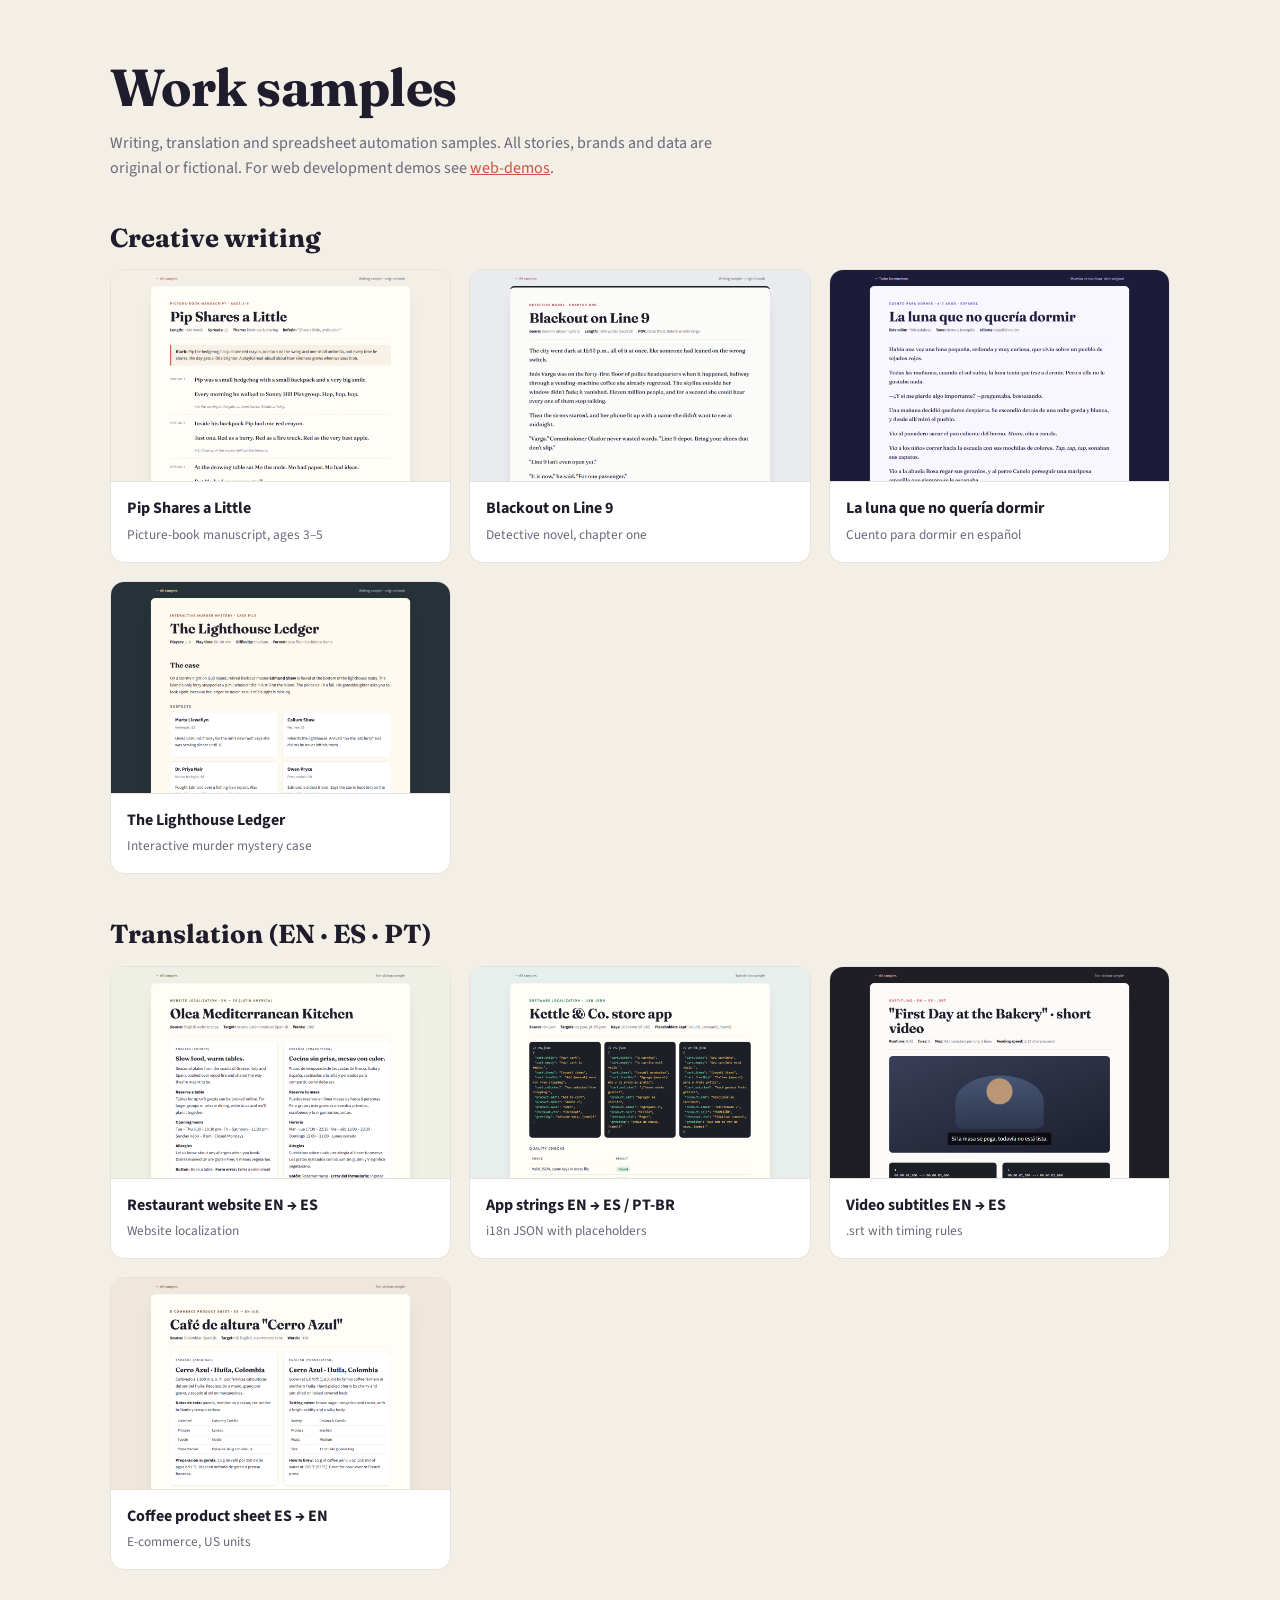
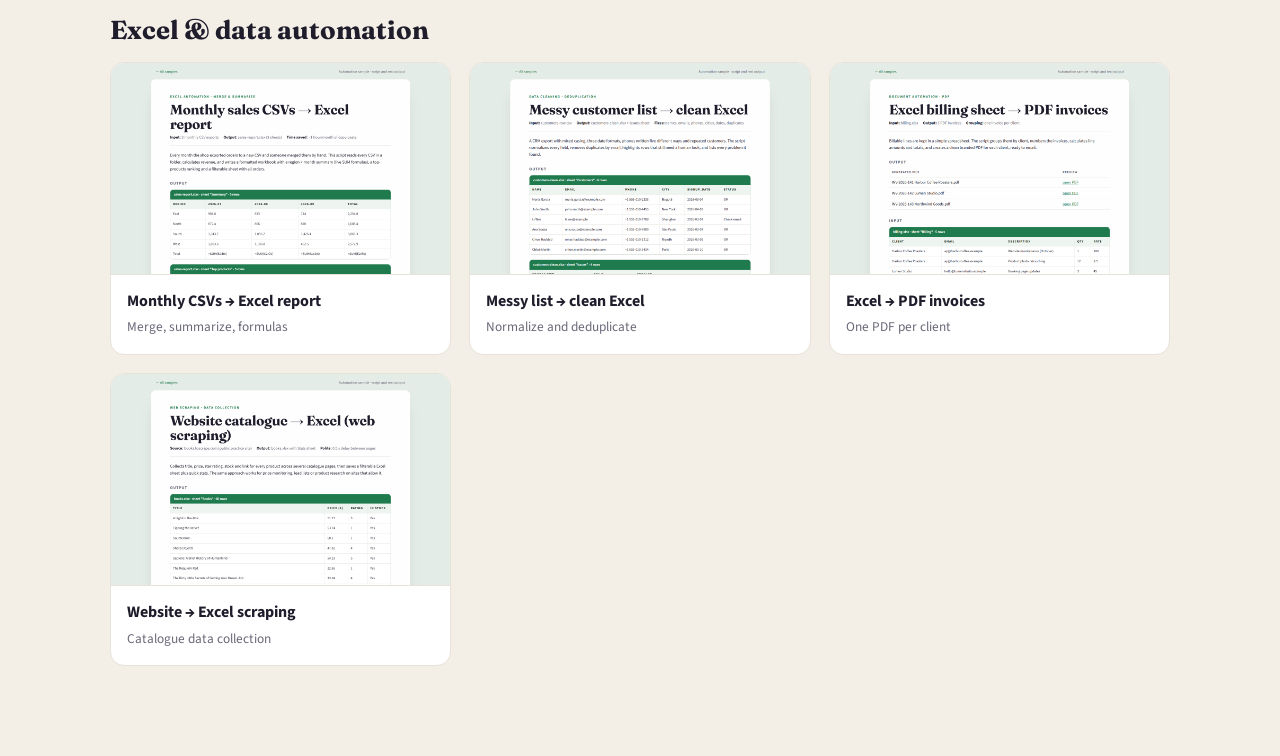
<file: index.html>
<!doctype html>
<html lang="en">
<head>
<meta charset="utf-8">
<meta name="viewport" content="width=device-width, initial-scale=1">
<title>Work Samples · Rafael Rojas</title>
<link href="https://fonts.googleapis.com/css2?family=Fraunces:opsz,wght@9..144,500;9..144,700&family=Source+Sans+3:wght@400;600;700&display=swap" rel="stylesheet">
<link rel="stylesheet" href="style.css">
<style>
  .wrap { max-width: 1100px; margin: 0 auto; padding: 50px 20px; }
  .grid { display: grid; grid-template-columns: repeat(auto-fill, minmax(300px, 1fr)); gap: 18px; margin-bottom: 40px; }
  .grid a { background: #fff; border: 1px solid var(--line); border-radius: 14px; overflow: hidden; text-decoration: none; color: inherit; transition: transform .2s; }
  .grid a:hover { transform: translateY(-3px); }
  .grid img { width: 100%; height: auto; aspect-ratio: 16/10; object-fit: cover; object-position: top; display: block; border-bottom: 1px solid var(--line); }
  .grid div { padding: 14px 16px; } .grid b { display: block; } .grid small { color: var(--muted); }
</style>
</head>
<body>
<div class="wrap">
  <h1>Work samples</h1>
  <p style="color:var(--muted);max-width:640px">Writing, translation and spreadsheet automation samples. All stories, brands and data are original or fictional. For web development demos see <a href="https://rafa0071.github.io/web-demos/">web-demos</a>.</p>
  <h2>Creative writing</h2>
  <div class="grid" id="w"></div>
  <h2>Translation (EN · ES · PT)</h2>
  <div class="grid" id="t"></div>
  <h2>Excel & data automation</h2>
  <div class="grid" id="a"></div>
</div>
<script>
  const S = {
    w: [['writing/pip-shares-a-little.html', 'pip', 'Pip Shares a Little', 'Picture-book manuscript, ages 3–5'], ['writing/blackout-on-line-9.html', 'blackout', 'Blackout on Line 9', 'Detective novel, chapter one'], ['writing/la-luna-que-no-queria-dormir.html', 'luna', 'La luna que no quería dormir', 'Cuento para dormir en español'], ['writing/the-lighthouse-ledger.html', 'lighthouse', 'The Lighthouse Ledger', 'Interactive murder mystery case']],
    t: [['translation/website-en-es.html', 'web-es', 'Restaurant website EN → ES', 'Website localization'], ['translation/app-strings-json.html', 'json', 'App strings EN → ES / PT-BR', 'i18n JSON with placeholders'], ['translation/subtitles-srt.html', 'srt', 'Video subtitles EN → ES', '.srt with timing rules'], ['translation/product-sheet-es-en.html', 'coffee', 'Coffee product sheet ES → EN', 'E-commerce, US units']],
    a: [['automation/sales-report/', 'sales', 'Monthly CSVs → Excel report', 'Merge, summarize, formulas'], ['automation/clean-customers/', 'clean', 'Messy list → clean Excel', 'Normalize and deduplicate'], ['automation/invoices/', 'invoices', 'Excel → PDF invoices', 'One PDF per client'], ['automation/scrape-books/', 'scrape', 'Website → Excel scraping', 'Catalogue data collection']],
  };
  for (const k in S) document.getElementById(k).innerHTML = S[k].map(([href, img, t, d]) => `<a href="${href}"><img src="shots/${img}.png" alt="${t}" loading="lazy" width="640" height="400"><div><b>${t}</b><small>${d}</small></div></a>`).join('');
</script>
</body>
</html>
</file>
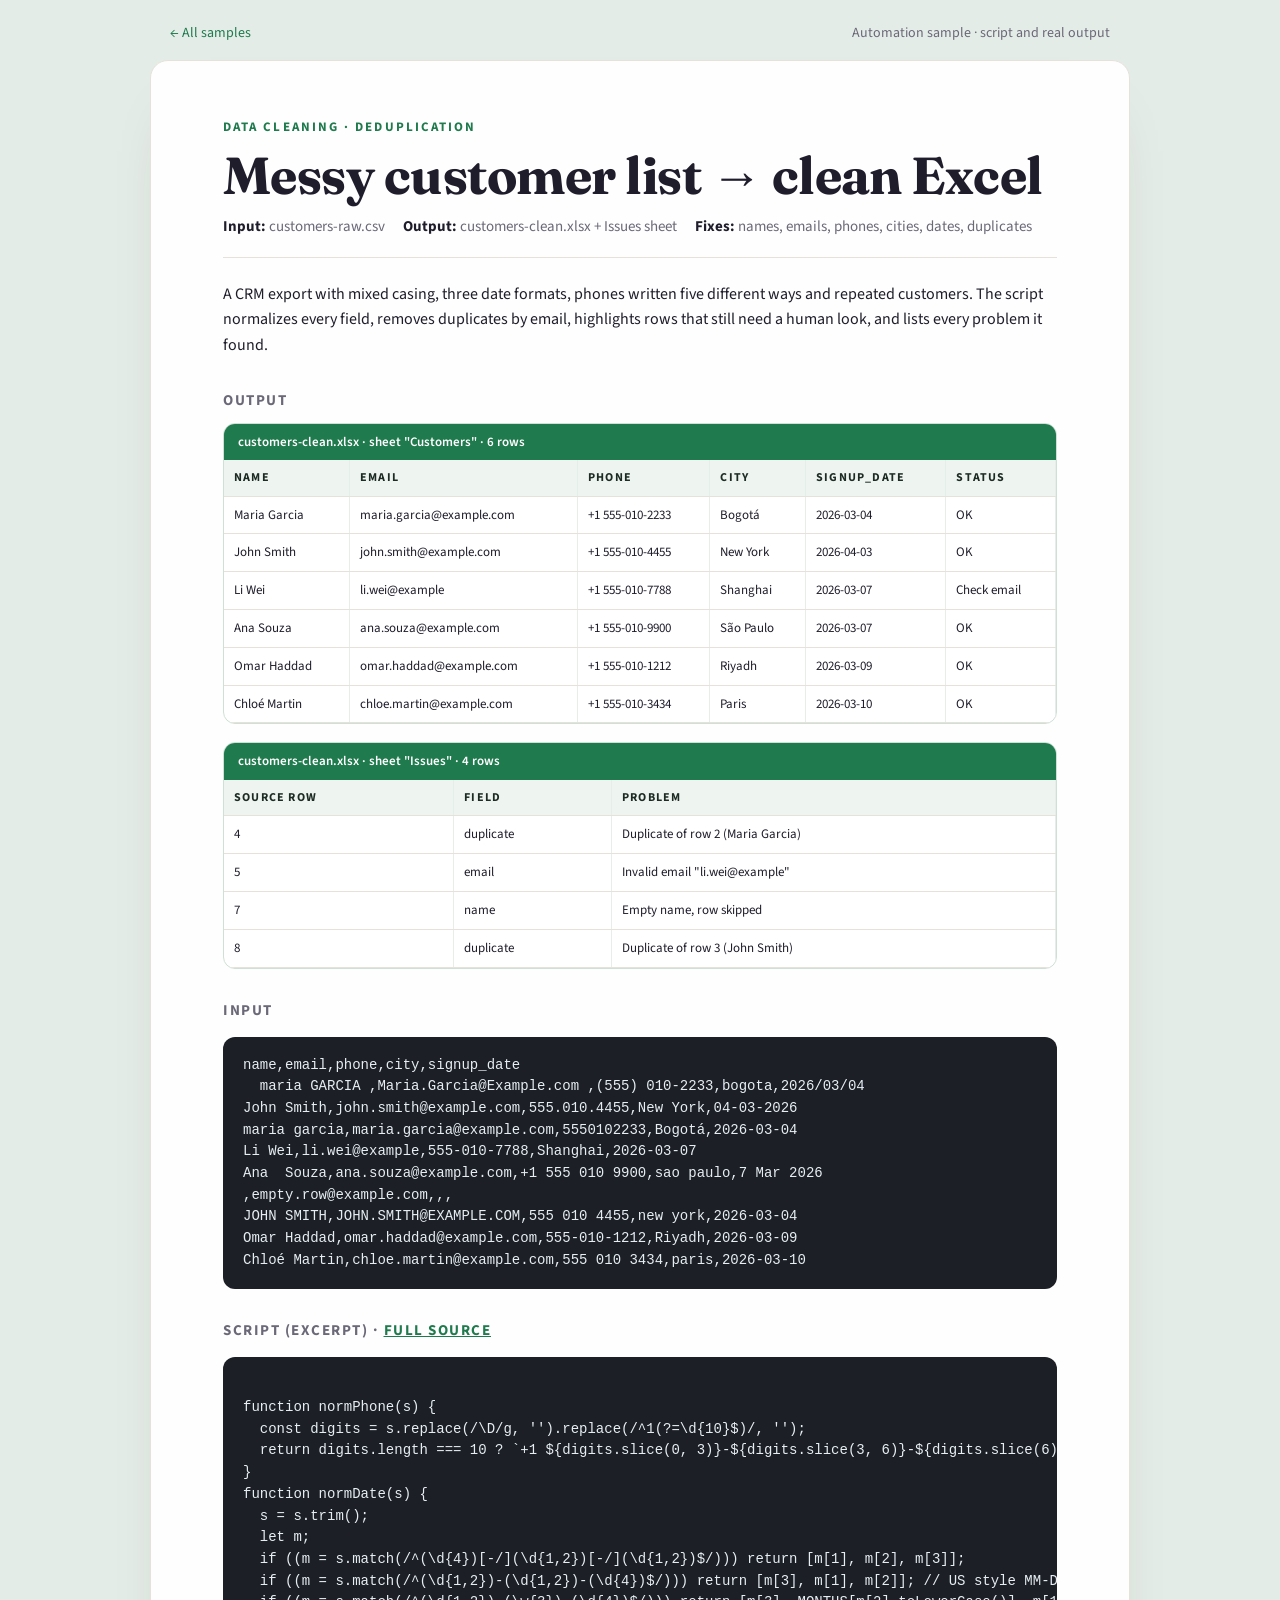
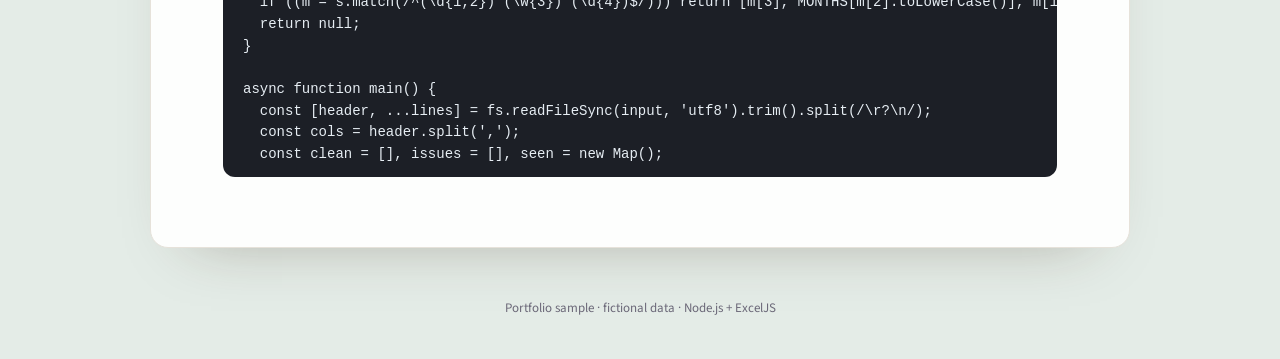
<file: automation/clean-customers/index.html>
<!doctype html>
<html lang="en">
<head>
<meta charset="utf-8">
<meta name="viewport" content="width=device-width, initial-scale=1">
<title>Messy customer list → clean Excel (automation sample)</title>
<link href="https://fonts.googleapis.com/css2?family=Fraunces:opsz,wght@9..144,500;9..144,700&family=Source+Sans+3:wght@400;600;700&display=swap" rel="stylesheet">
<link rel="stylesheet" href="../../style.css">
<style>
  :root { --accent: #1f7a4d; --bg: #e4ece7; --paper: #fdfefd; }
  .xl { border: 1px solid #cfe0d6; border-radius: 12px; overflow: hidden; margin: 10px 0 18px; background: #fff; }
  .xl-bar { background: #1f7a4d; color: #fff; font-size: 13px; font-weight: 600; padding: 8px 14px; }
  .xl table { font-size: 13px; } .xl th { background: #eef5f1; color: #1d2b24; } .xl td, .xl th { border-right: 1px solid #e5eee9; white-space: nowrap; }
  .xl { overflow-x: auto; }
  .flow { display: flex; gap: 10px; align-items: center; flex-wrap: wrap; margin: 6px 0 20px; font-weight: 600; }
  .flow span { background: #fff; border: 1px solid #cfe0d6; border-radius: 99px; padding: 6px 14px; font-size: 14px; }
  pre { max-height: 420px; }
</style>
</head>
<body>
<div class="top"><a href="../../">← All samples</a><span>Automation sample · script and real output</span></div>
<article class="doc">
  <div class="kicker">Data cleaning · deduplication</div>
  <h1>Messy customer list → clean Excel</h1>
  <div class="meta"><span><b>Input:</b> customers-raw.csv</span><span><b>Output:</b> customers-clean.xlsx + Issues sheet</span><span><b>Fixes:</b> names, emails, phones, cities, dates, duplicates</span></div>
  <p style="margin:0">A CRM export with mixed casing, three date formats, phones written five different ways and repeated customers. The script normalizes every field, removes duplicates by email, highlights rows that still need a human look, and lists every problem it found.</p>
  <h3>Output</h3><div class="xl"><div class="xl-bar">customers-clean.xlsx · sheet "Customers" · 6 rows</div><table><tr><th>name</th><th>email</th><th>phone</th><th>city</th><th>signup_date</th><th>status</th></tr><tr><td>Maria Garcia</td><td>maria.garcia@example.com</td><td>+1 555-010-2233</td><td>Bogotá</td><td>2026-03-04</td><td>OK</td></tr><tr><td>John Smith</td><td>john.smith@example.com</td><td>+1 555-010-4455</td><td>New York</td><td>2026-04-03</td><td>OK</td></tr><tr><td>Li Wei</td><td>li.wei@example</td><td>+1 555-010-7788</td><td>Shanghai</td><td>2026-03-07</td><td>Check email</td></tr><tr><td>Ana Souza</td><td>ana.souza@example.com</td><td>+1 555-010-9900</td><td>São Paulo</td><td>2026-03-07</td><td>OK</td></tr><tr><td>Omar Haddad</td><td>omar.haddad@example.com</td><td>+1 555-010-1212</td><td>Riyadh</td><td>2026-03-09</td><td>OK</td></tr><tr><td>Chloé Martin</td><td>chloe.martin@example.com</td><td>+1 555-010-3434</td><td>Paris</td><td>2026-03-10</td><td>OK</td></tr></table></div><div class="xl"><div class="xl-bar">customers-clean.xlsx · sheet "Issues" · 4 rows</div><table><tr><th>source row</th><th>field</th><th>problem</th></tr><tr><td>4</td><td>duplicate</td><td>Duplicate of row 2 (Maria Garcia)</td></tr><tr><td>5</td><td>email</td><td>Invalid email "li.wei@example"</td></tr><tr><td>7</td><td>name</td><td>Empty name, row skipped</td></tr><tr><td>8</td><td>duplicate</td><td>Duplicate of row 3 (John Smith)</td></tr></table></div>
  <h3>Input</h3><pre><code>name,email,phone,city,signup_date
  maria GARCIA ,Maria.Garcia@Example.com ,(555) 010-2233,bogota,2026/03/04
John Smith,john.smith@example.com,555.010.4455,New York,04-03-2026
maria garcia,maria.garcia@example.com,5550102233,Bogotá,2026-03-04
Li Wei,li.wei@example,555-010-7788,Shanghai,2026-03-07
Ana  Souza,ana.souza@example.com,+1 555 010 9900,sao paulo,7 Mar 2026
,empty.row@example.com,,,
JOHN SMITH,JOHN.SMITH@EXAMPLE.COM,555 010 4455,new york,2026-03-04
Omar Haddad,omar.haddad@example.com,555-010-1212,Riyadh,2026-03-09
Chloé Martin,chloe.martin@example.com,555 010 3434,paris,2026-03-10</code></pre>
  
  <h3>Script (excerpt) · <a href="clean-customers.js">full source</a></h3>
  <pre><code>
function normPhone(s) {
  const digits = s.replace(/\D/g, '').replace(/^1(?=\d{10}$)/, '');
  return digits.length === 10 ? `+1 ${digits.slice(0, 3)}-${digits.slice(3, 6)}-${digits.slice(6)}` : null;
}
function normDate(s) {
  s = s.trim();
  let m;
  if ((m = s.match(/^(\d{4})[-/](\d{1,2})[-/](\d{1,2})$/))) return [m[1], m[2], m[3]];
  if ((m = s.match(/^(\d{1,2})-(\d{1,2})-(\d{4})$/))) return [m[3], m[1], m[2]]; // US style MM-DD-YYYY
  if ((m = s.match(/^(\d{1,2}) (\w{3}) (\d{4})$/))) return [m[3], MONTHS[m[2].toLowerCase()], m[1]];
  return null;
}

async function main() {
  const [header, ...lines] = fs.readFileSync(input, 'utf8').trim().split(/\r?\n/);
  const cols = header.split(',');
  const clean = [], issues = [], seen = new Map();</code></pre>
</article>
<footer>Portfolio sample · fictional data · Node.js + ExcelJS</footer>
</body>
</html>
</file>
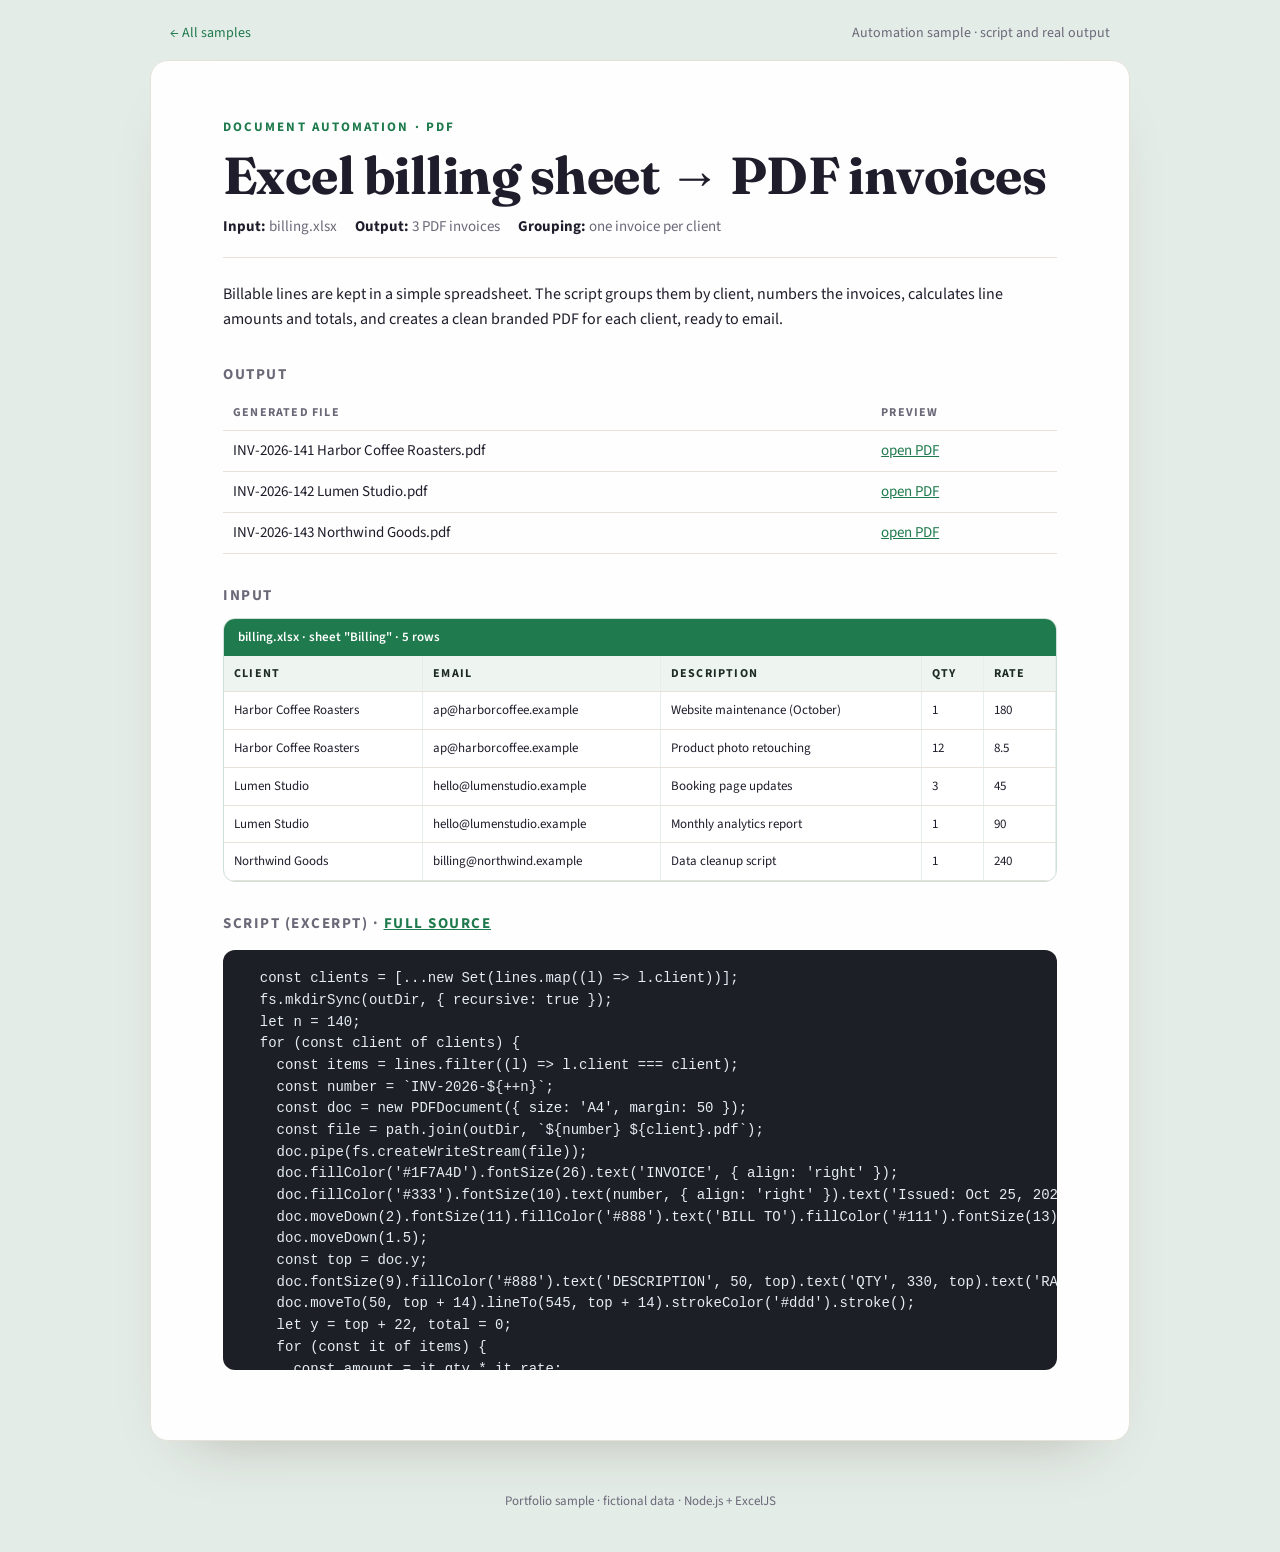
<file: automation/invoices/index.html>
<!doctype html>
<html lang="en">
<head>
<meta charset="utf-8">
<meta name="viewport" content="width=device-width, initial-scale=1">
<title>Excel billing sheet → PDF invoices (automation sample)</title>
<link href="https://fonts.googleapis.com/css2?family=Fraunces:opsz,wght@9..144,500;9..144,700&family=Source+Sans+3:wght@400;600;700&display=swap" rel="stylesheet">
<link rel="stylesheet" href="../../style.css">
<style>
  :root { --accent: #1f7a4d; --bg: #e4ece7; --paper: #fdfefd; }
  .xl { border: 1px solid #cfe0d6; border-radius: 12px; overflow: hidden; margin: 10px 0 18px; background: #fff; }
  .xl-bar { background: #1f7a4d; color: #fff; font-size: 13px; font-weight: 600; padding: 8px 14px; }
  .xl table { font-size: 13px; } .xl th { background: #eef5f1; color: #1d2b24; } .xl td, .xl th { border-right: 1px solid #e5eee9; white-space: nowrap; }
  .xl { overflow-x: auto; }
  .flow { display: flex; gap: 10px; align-items: center; flex-wrap: wrap; margin: 6px 0 20px; font-weight: 600; }
  .flow span { background: #fff; border: 1px solid #cfe0d6; border-radius: 99px; padding: 6px 14px; font-size: 14px; }
  pre { max-height: 420px; }
</style>
</head>
<body>
<div class="top"><a href="../../">← All samples</a><span>Automation sample · script and real output</span></div>
<article class="doc">
  <div class="kicker">Document automation · PDF</div>
  <h1>Excel billing sheet → PDF invoices</h1>
  <div class="meta"><span><b>Input:</b> billing.xlsx</span><span><b>Output:</b> 3 PDF invoices</span><span><b>Grouping:</b> one invoice per client</span></div>
  <p style="margin:0">Billable lines are kept in a simple spreadsheet. The script groups them by client, numbers the invoices, calculates line amounts and totals, and creates a clean branded PDF for each client, ready to email.</p>
  <h3>Output</h3><table><tr><th>Generated file</th><th>Preview</th></tr><tr><td>INV-2026-141 Harbor Coffee Roasters.pdf</td><td><a href="pdf/INV-2026-141%20Harbor%20Coffee%20Roasters.pdf">open PDF</a></td></tr><tr><td>INV-2026-142 Lumen Studio.pdf</td><td><a href="pdf/INV-2026-142%20Lumen%20Studio.pdf">open PDF</a></td></tr><tr><td>INV-2026-143 Northwind Goods.pdf</td><td><a href="pdf/INV-2026-143%20Northwind%20Goods.pdf">open PDF</a></td></tr></table>
  <h3>Input</h3><div class="xl"><div class="xl-bar">billing.xlsx · sheet "Billing" · 5 rows</div><table><tr><th>client</th><th>email</th><th>description</th><th>qty</th><th>rate</th></tr><tr><td>Harbor Coffee Roasters</td><td>ap@harborcoffee.example</td><td>Website maintenance (October)</td><td>1</td><td>180</td></tr><tr><td>Harbor Coffee Roasters</td><td>ap@harborcoffee.example</td><td>Product photo retouching</td><td>12</td><td>8.5</td></tr><tr><td>Lumen Studio</td><td>hello@lumenstudio.example</td><td>Booking page updates</td><td>3</td><td>45</td></tr><tr><td>Lumen Studio</td><td>hello@lumenstudio.example</td><td>Monthly analytics report</td><td>1</td><td>90</td></tr><tr><td>Northwind Goods</td><td>billing@northwind.example</td><td>Data cleanup script</td><td>1</td><td>240</td></tr></table></div>
  
  <h3>Script (excerpt) · <a href="make-invoices.js">full source</a></h3>
  <pre><code>  const clients = [...new Set(lines.map((l) =&gt; l.client))];
  fs.mkdirSync(outDir, { recursive: true });
  let n = 140;
  for (const client of clients) {
    const items = lines.filter((l) =&gt; l.client === client);
    const number = `INV-2026-${++n}`;
    const doc = new PDFDocument({ size: 'A4', margin: 50 });
    const file = path.join(outDir, `${number} ${client}.pdf`);
    doc.pipe(fs.createWriteStream(file));
    doc.fillColor('#1F7A4D').fontSize(26).text('INVOICE', { align: 'right' });
    doc.fillColor('#333').fontSize(10).text(number, { align: 'right' }).text('Issued: Oct 25, 2026 · Due in 14 days', { align: 'right' });
    doc.moveDown(2).fontSize(11).fillColor('#888').text('BILL TO').fillColor('#111').fontSize(13).text(client).fontSize(10).fillColor('#555').text(items[0].email);
    doc.moveDown(1.5);
    const top = doc.y;
    doc.fontSize(9).fillColor('#888').text('DESCRIPTION', 50, top).text('QTY', 330, top).text('RATE', 390, top).text('AMOUNT', 470, top);
    doc.moveTo(50, top + 14).lineTo(545, top + 14).strokeColor('#ddd').stroke();
    let y = top + 22, total = 0;
    for (const it of items) {
      const amount = it.qty * it.rate;
      total += amount;
      doc.fontSize(10).fillColor('#111').text(it.description, 50, y, { width: 270 }).text(String(it.qty), 330, y).text(money(it.rate), 390, y).text(money(amount), 470, y);
      y += 22;
    }
    doc.moveTo(330, y + 4).lineTo(545, y + 4).strokeColor('#1F7A4D').stroke();</code></pre>
</article>
<footer>Portfolio sample · fictional data · Node.js + ExcelJS</footer>
</body>
</html>
</file>
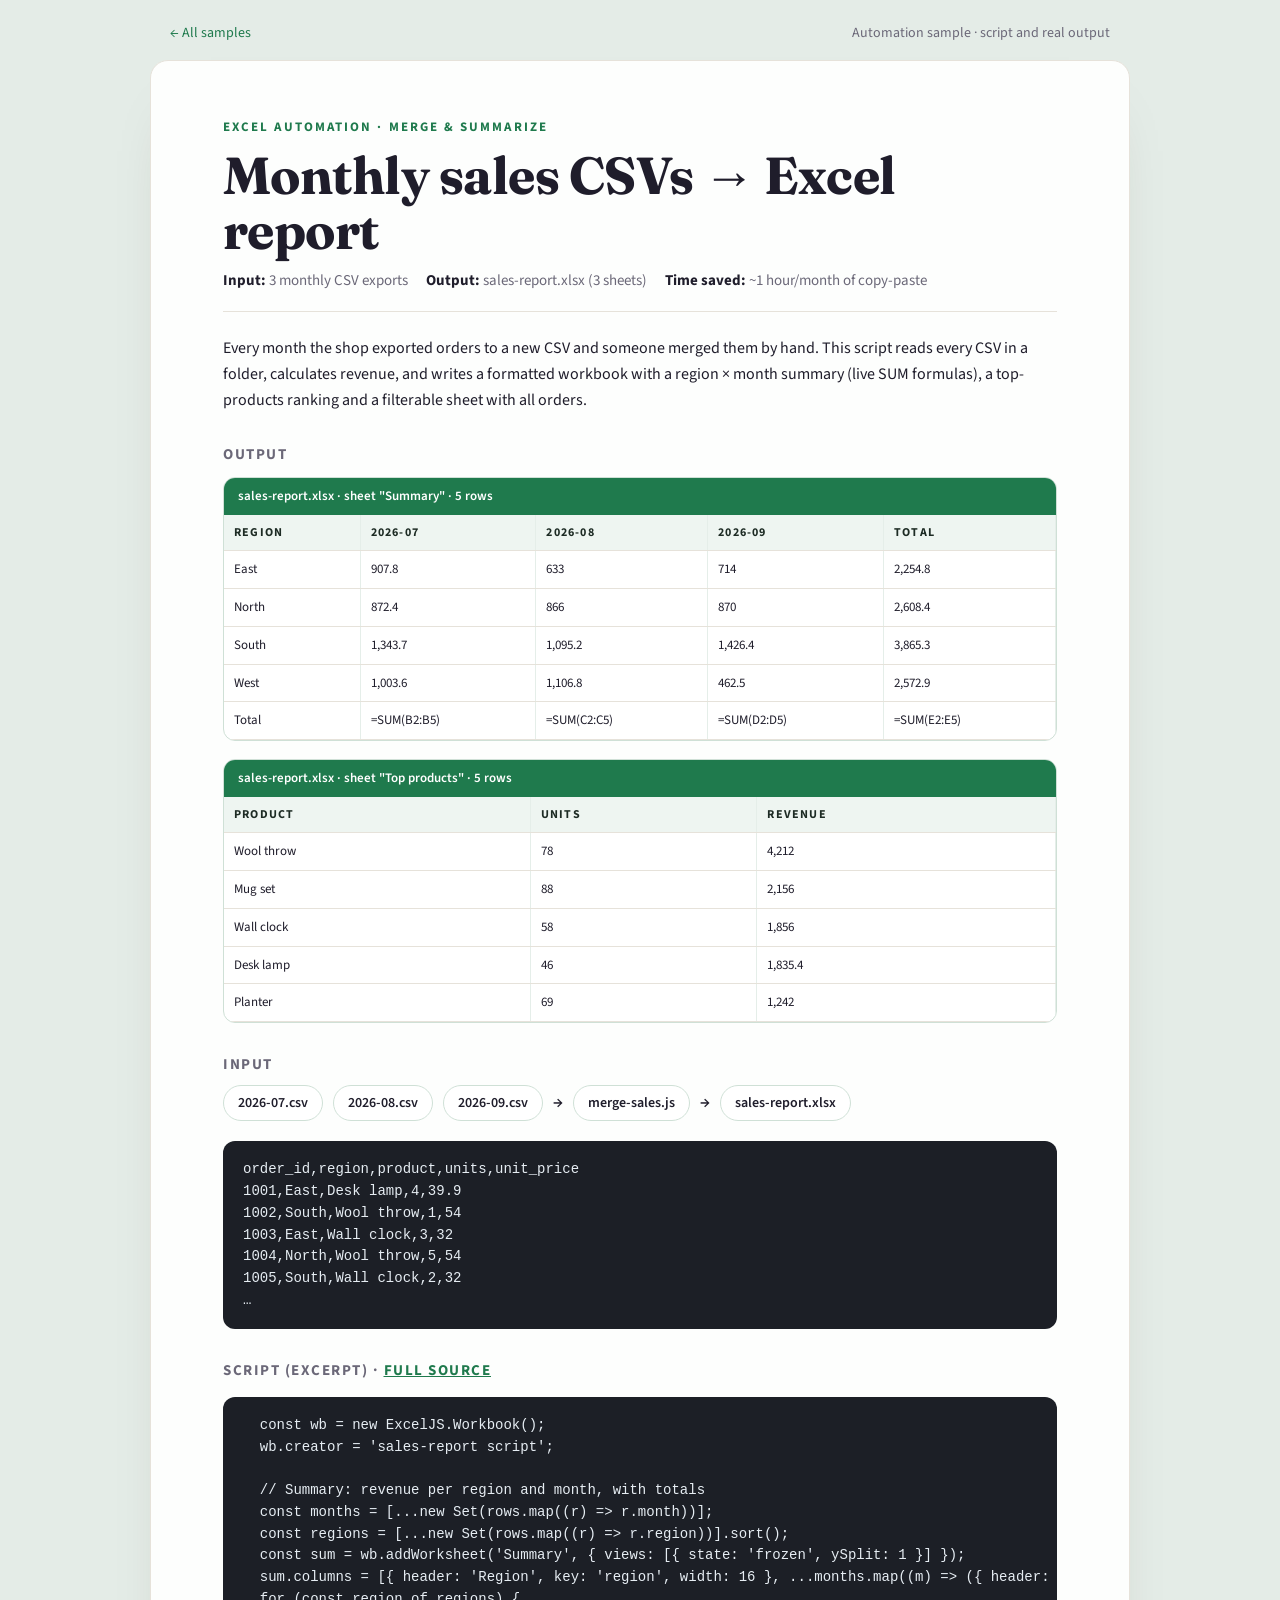
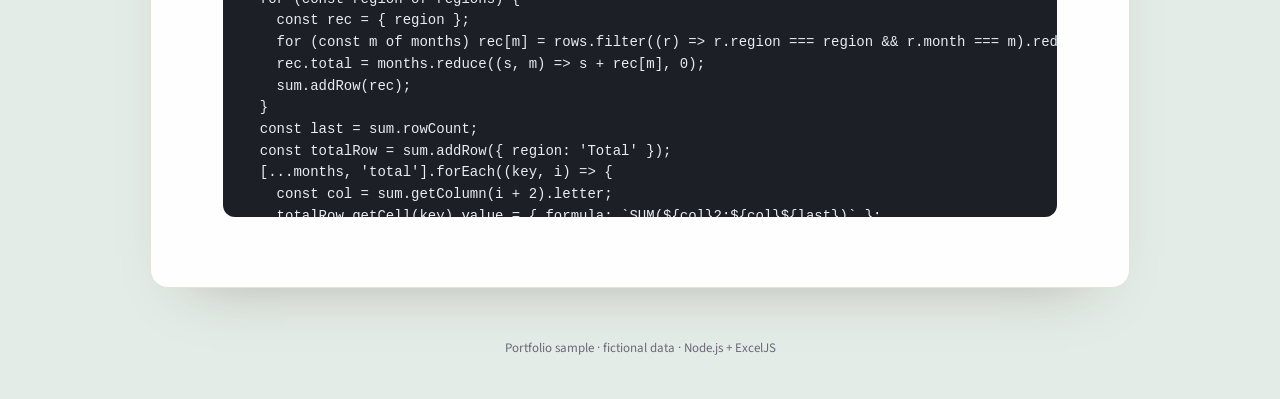
<file: automation/sales-report/index.html>
<!doctype html>
<html lang="en">
<head>
<meta charset="utf-8">
<meta name="viewport" content="width=device-width, initial-scale=1">
<title>Monthly sales CSVs → Excel report (automation sample)</title>
<link href="https://fonts.googleapis.com/css2?family=Fraunces:opsz,wght@9..144,500;9..144,700&family=Source+Sans+3:wght@400;600;700&display=swap" rel="stylesheet">
<link rel="stylesheet" href="../../style.css">
<style>
  :root { --accent: #1f7a4d; --bg: #e4ece7; --paper: #fdfefd; }
  .xl { border: 1px solid #cfe0d6; border-radius: 12px; overflow: hidden; margin: 10px 0 18px; background: #fff; }
  .xl-bar { background: #1f7a4d; color: #fff; font-size: 13px; font-weight: 600; padding: 8px 14px; }
  .xl table { font-size: 13px; } .xl th { background: #eef5f1; color: #1d2b24; } .xl td, .xl th { border-right: 1px solid #e5eee9; white-space: nowrap; }
  .xl { overflow-x: auto; }
  .flow { display: flex; gap: 10px; align-items: center; flex-wrap: wrap; margin: 6px 0 20px; font-weight: 600; }
  .flow span { background: #fff; border: 1px solid #cfe0d6; border-radius: 99px; padding: 6px 14px; font-size: 14px; }
  pre { max-height: 420px; }
</style>
</head>
<body>
<div class="top"><a href="../../">← All samples</a><span>Automation sample · script and real output</span></div>
<article class="doc">
  <div class="kicker">Excel automation · merge &amp; summarize</div>
  <h1>Monthly sales CSVs → Excel report</h1>
  <div class="meta"><span><b>Input:</b> 3 monthly CSV exports</span><span><b>Output:</b> sales-report.xlsx (3 sheets)</span><span><b>Time saved:</b> ~1 hour/month of copy-paste</span></div>
  <p style="margin:0">Every month the shop exported orders to a new CSV and someone merged them by hand. This script reads every CSV in a folder, calculates revenue, and writes a formatted workbook with a region × month summary (live SUM formulas), a top-products ranking and a filterable sheet with all orders.</p>
  <h3>Output</h3><div class="xl"><div class="xl-bar">sales-report.xlsx · sheet "Summary" · 5 rows</div><table><tr><th>Region</th><th>2026-07</th><th>2026-08</th><th>2026-09</th><th>Total</th></tr><tr><td>East</td><td>907.8</td><td>633</td><td>714</td><td>2,254.8</td></tr><tr><td>North</td><td>872.4</td><td>866</td><td>870</td><td>2,608.4</td></tr><tr><td>South</td><td>1,343.7</td><td>1,095.2</td><td>1,426.4</td><td>3,865.3</td></tr><tr><td>West</td><td>1,003.6</td><td>1,106.8</td><td>462.5</td><td>2,572.9</td></tr><tr><td>Total</td><td>=SUM(B2:B5)</td><td>=SUM(C2:C5)</td><td>=SUM(D2:D5)</td><td>=SUM(E2:E5)</td></tr></table></div><div class="xl"><div class="xl-bar">sales-report.xlsx · sheet "Top products" · 5 rows</div><table><tr><th>Product</th><th>Units</th><th>Revenue</th></tr><tr><td>Wool throw</td><td>78</td><td>4,212</td></tr><tr><td>Mug set</td><td>88</td><td>2,156</td></tr><tr><td>Wall clock</td><td>58</td><td>1,856</td></tr><tr><td>Desk lamp</td><td>46</td><td>1,835.4</td></tr><tr><td>Planter</td><td>69</td><td>1,242</td></tr></table></div>
  <h3>Input</h3><div class="flow"><span>2026-07.csv</span><span>2026-08.csv</span><span>2026-09.csv</span> → <span>merge-sales.js</span> → <span>sales-report.xlsx</span></div><pre><code>order_id,region,product,units,unit_price
1001,East,Desk lamp,4,39.9
1002,South,Wool throw,1,54
1003,East,Wall clock,3,32
1004,North,Wool throw,5,54
1005,South,Wall clock,2,32
…</code></pre>
  
  <h3>Script (excerpt) · <a href="merge-sales.js">full source</a></h3>
  <pre><code>  const wb = new ExcelJS.Workbook();
  wb.creator = 'sales-report script';

  // Summary: revenue per region and month, with totals
  const months = [...new Set(rows.map((r) =&gt; r.month))];
  const regions = [...new Set(rows.map((r) =&gt; r.region))].sort();
  const sum = wb.addWorksheet('Summary', { views: [{ state: 'frozen', ySplit: 1 }] });
  sum.columns = [{ header: 'Region', key: 'region', width: 16 }, ...months.map((m) =&gt; ({ header: m, key: m, width: 14 })), { header: 'Total', key: 'total', width: 16 }];
  for (const region of regions) {
    const rec = { region };
    for (const m of months) rec[m] = rows.filter((r) =&gt; r.region === region &amp;&amp; r.month === m).reduce((s, r) =&gt; s + r.revenue, 0);
    rec.total = months.reduce((s, m) =&gt; s + rec[m], 0);
    sum.addRow(rec);
  }
  const last = sum.rowCount;
  const totalRow = sum.addRow({ region: 'Total' });
  [...months, 'total'].forEach((key, i) =&gt; {
    const col = sum.getColumn(i + 2).letter;
    totalRow.getCell(key).value = { formula: `SUM(${col}2:${col}${last})` };
  });

  // Top products</code></pre>
</article>
<footer>Portfolio sample · fictional data · Node.js + ExcelJS</footer>
</body>
</html>
</file>
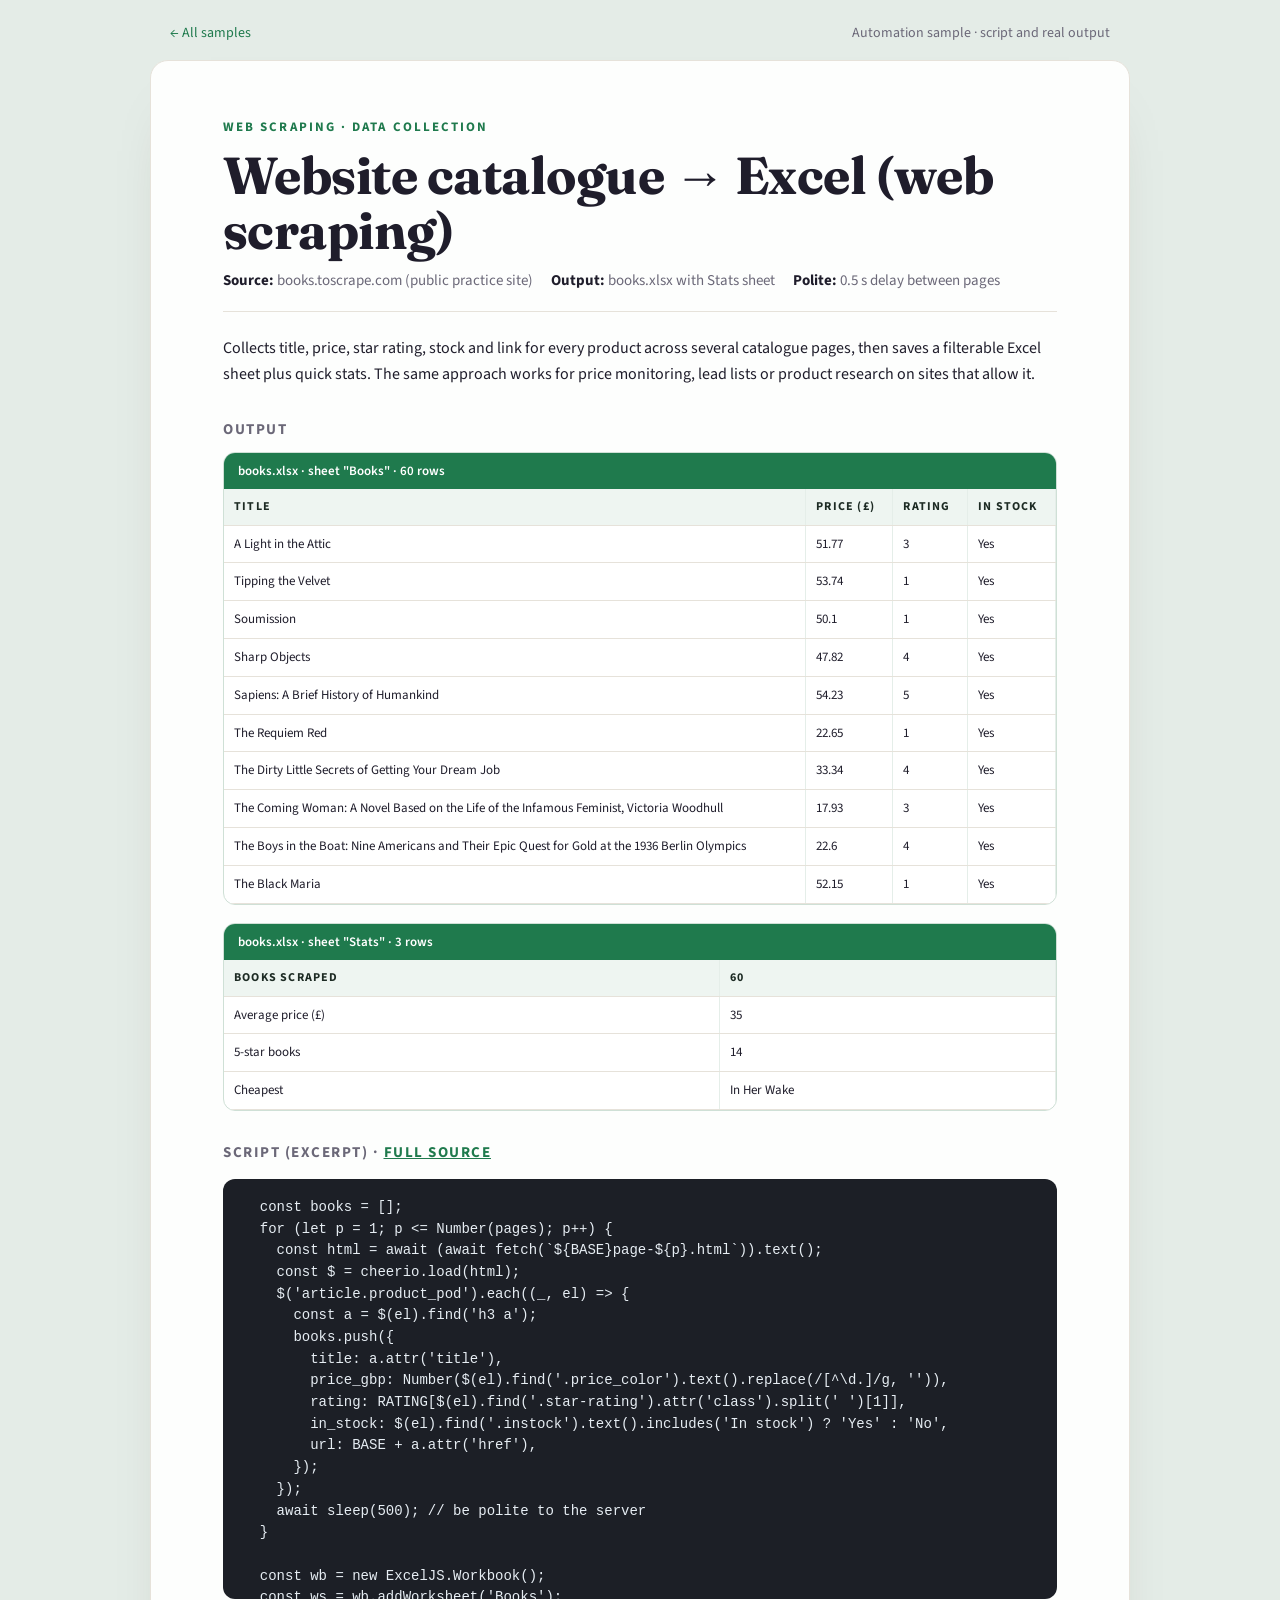
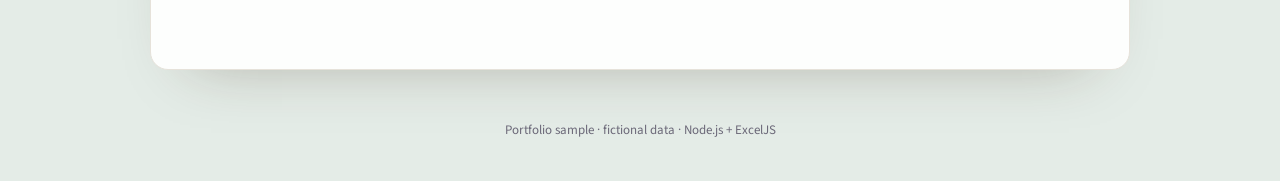
<file: automation/scrape-books/index.html>
<!doctype html>
<html lang="en">
<head>
<meta charset="utf-8">
<meta name="viewport" content="width=device-width, initial-scale=1">
<title>Website catalogue → Excel (web scraping) (automation sample)</title>
<link href="https://fonts.googleapis.com/css2?family=Fraunces:opsz,wght@9..144,500;9..144,700&family=Source+Sans+3:wght@400;600;700&display=swap" rel="stylesheet">
<link rel="stylesheet" href="../../style.css">
<style>
  :root { --accent: #1f7a4d; --bg: #e4ece7; --paper: #fdfefd; }
  .xl { border: 1px solid #cfe0d6; border-radius: 12px; overflow: hidden; margin: 10px 0 18px; background: #fff; }
  .xl-bar { background: #1f7a4d; color: #fff; font-size: 13px; font-weight: 600; padding: 8px 14px; }
  .xl table { font-size: 13px; } .xl th { background: #eef5f1; color: #1d2b24; } .xl td, .xl th { border-right: 1px solid #e5eee9; white-space: nowrap; }
  .xl { overflow-x: auto; }
  .flow { display: flex; gap: 10px; align-items: center; flex-wrap: wrap; margin: 6px 0 20px; font-weight: 600; }
  .flow span { background: #fff; border: 1px solid #cfe0d6; border-radius: 99px; padding: 6px 14px; font-size: 14px; }
  pre { max-height: 420px; }
</style>
</head>
<body>
<div class="top"><a href="../../">← All samples</a><span>Automation sample · script and real output</span></div>
<article class="doc">
  <div class="kicker">Web scraping · data collection</div>
  <h1>Website catalogue → Excel (web scraping)</h1>
  <div class="meta"><span><b>Source:</b> books.toscrape.com (public practice site)</span><span><b>Output:</b> books.xlsx with Stats sheet</span><span><b>Polite:</b> 0.5 s delay between pages</span></div>
  <p style="margin:0">Collects title, price, star rating, stock and link for every product across several catalogue pages, then saves a filterable Excel sheet plus quick stats. The same approach works for price monitoring, lead lists or product research on sites that allow it.</p>
  <h3>Output</h3><div class="xl"><div class="xl-bar">books.xlsx · sheet "Books" · 60 rows</div><table><tr><th>Title</th><th>Price (£)</th><th>Rating</th><th>In stock</th></tr><tr><td>A Light in the Attic</td><td>51.77</td><td>3</td><td>Yes</td></tr><tr><td>Tipping the Velvet</td><td>53.74</td><td>1</td><td>Yes</td></tr><tr><td>Soumission</td><td>50.1</td><td>1</td><td>Yes</td></tr><tr><td>Sharp Objects</td><td>47.82</td><td>4</td><td>Yes</td></tr><tr><td>Sapiens: A Brief History of Humankind</td><td>54.23</td><td>5</td><td>Yes</td></tr><tr><td>The Requiem Red</td><td>22.65</td><td>1</td><td>Yes</td></tr><tr><td>The Dirty Little Secrets of Getting Your Dream Job</td><td>33.34</td><td>4</td><td>Yes</td></tr><tr><td>The Coming Woman: A Novel Based on the Life of the Infamous Feminist, Victoria Woodhull</td><td>17.93</td><td>3</td><td>Yes</td></tr><tr><td>The Boys in the Boat: Nine Americans and Their Epic Quest for Gold at the 1936 Berlin Olympics</td><td>22.6</td><td>4</td><td>Yes</td></tr><tr><td>The Black Maria</td><td>52.15</td><td>1</td><td>Yes</td></tr></table></div><div class="xl"><div class="xl-bar">books.xlsx · sheet "Stats" · 3 rows</div><table><tr><th>Books scraped</th><th>60</th></tr><tr><td>Average price (£)</td><td>35</td></tr><tr><td>5-star books</td><td>14</td></tr><tr><td>Cheapest</td><td>In Her Wake</td></tr></table></div>
  
  
  <h3>Script (excerpt) · <a href="scrape-books.js">full source</a></h3>
  <pre><code>  const books = [];
  for (let p = 1; p &lt;= Number(pages); p++) {
    const html = await (await fetch(`${BASE}page-${p}.html`)).text();
    const $ = cheerio.load(html);
    $('article.product_pod').each((_, el) =&gt; {
      const a = $(el).find('h3 a');
      books.push({
        title: a.attr('title'),
        price_gbp: Number($(el).find('.price_color').text().replace(/[^\d.]/g, '')),
        rating: RATING[$(el).find('.star-rating').attr('class').split(' ')[1]],
        in_stock: $(el).find('.instock').text().includes('In stock') ? 'Yes' : 'No',
        url: BASE + a.attr('href'),
      });
    });
    await sleep(500); // be polite to the server
  }

  const wb = new ExcelJS.Workbook();
  const ws = wb.addWorksheet('Books');
  ws.columns = [{ header: 'Title', key: 'title', width: 50 }, { header: 'Price (£)', key: 'price_gbp', width: 11 }, { header: 'Rating', key: 'rating', width: 8 }, { header: 'In stock', key: 'in_stock', width: 10 }, { header: 'URL', key: 'url', width: 60 }];
  books.forEach((b) =&gt; ws.addRow(b));
  ws.getRow(1).font = { bold: true, color: { argb: 'FFFFFFFF' } };</code></pre>
</article>
<footer>Portfolio sample · fictional data · Node.js + ExcelJS</footer>
</body>
</html>
</file>
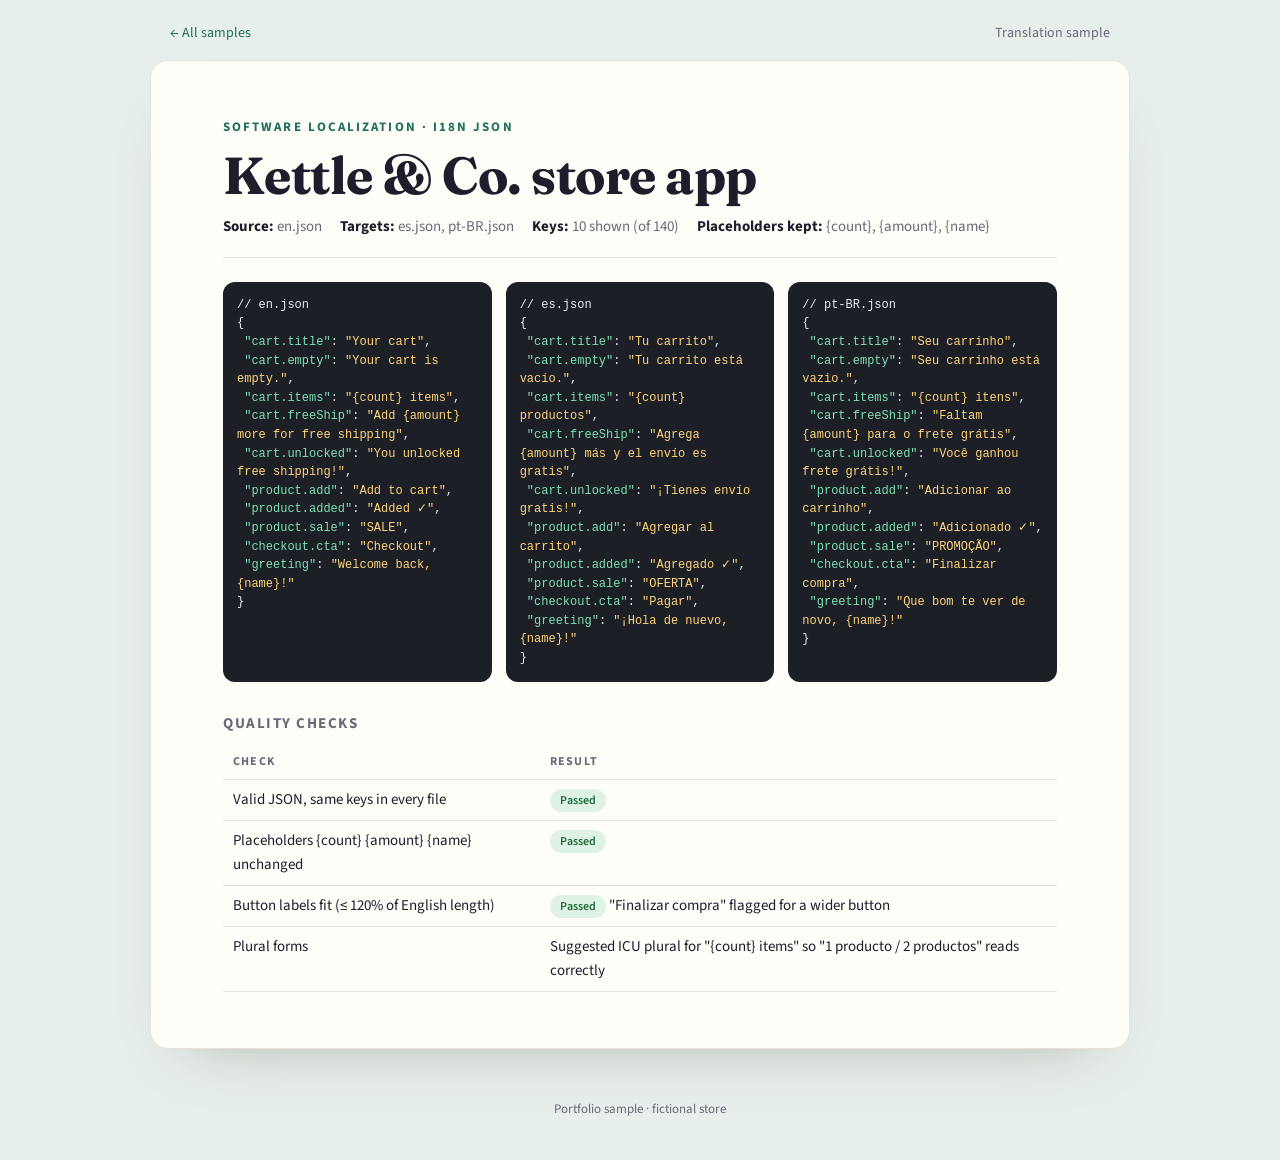
<file: translation/app-strings-json.html>
<!doctype html>
<html lang="en">
<head>
<meta charset="utf-8">
<meta name="viewport" content="width=device-width, initial-scale=1">
<title>App UI strings · EN → ES / PT-BR (sample)</title>
<link href="https://fonts.googleapis.com/css2?family=Fraunces:opsz,wght@9..144,500;9..144,700&family=Source+Sans+3:wght@400;600;700&display=swap" rel="stylesheet">
<link rel="stylesheet" href="../style.css">
<style>:root { --accent: #1f6f5c; --bg: #e7efec; } pre { font-size: 12px; margin: 0; white-space: pre-wrap; padding: 14px; } .three { display: grid; grid-template-columns: repeat(3, 1fr); gap: 14px; } @media (max-width: 900px) { .three { grid-template-columns: 1fr; } } .k { color: #7ee0b5; } .s { color: #ffd479; }</style>
</head>
<body>
<div class="top"><a href="../">← All samples</a><span>Translation sample</span></div>
<article class="doc">
  <div class="kicker">Software localization · i18n JSON</div>
  <h1>Kettle & Co. store app</h1>
  <div class="meta"><span><b>Source:</b> en.json</span><span><b>Targets:</b> es.json, pt-BR.json</span><span><b>Keys:</b> 10 shown (of 140)</span><span><b>Placeholders kept:</b> {count}, {amount}, {name}</span></div>

  <div class="three">
<pre><code>// en.json
{
 <span class="k">"cart.title"</span>: <span class="s">"Your cart"</span>,
 <span class="k">"cart.empty"</span>: <span class="s">"Your cart is empty."</span>,
 <span class="k">"cart.items"</span>: <span class="s">"{count} items"</span>,
 <span class="k">"cart.freeShip"</span>: <span class="s">"Add {amount} more for free shipping"</span>,
 <span class="k">"cart.unlocked"</span>: <span class="s">"You unlocked free shipping!"</span>,
 <span class="k">"product.add"</span>: <span class="s">"Add to cart"</span>,
 <span class="k">"product.added"</span>: <span class="s">"Added ✓"</span>,
 <span class="k">"product.sale"</span>: <span class="s">"SALE"</span>,
 <span class="k">"checkout.cta"</span>: <span class="s">"Checkout"</span>,
 <span class="k">"greeting"</span>: <span class="s">"Welcome back, {name}!"</span>
}</code></pre>
<pre><code>// es.json
{
 <span class="k">"cart.title"</span>: <span class="s">"Tu carrito"</span>,
 <span class="k">"cart.empty"</span>: <span class="s">"Tu carrito está vacío."</span>,
 <span class="k">"cart.items"</span>: <span class="s">"{count} productos"</span>,
 <span class="k">"cart.freeShip"</span>: <span class="s">"Agrega {amount} más y el envío es gratis"</span>,
 <span class="k">"cart.unlocked"</span>: <span class="s">"¡Tienes envío gratis!"</span>,
 <span class="k">"product.add"</span>: <span class="s">"Agregar al carrito"</span>,
 <span class="k">"product.added"</span>: <span class="s">"Agregado ✓"</span>,
 <span class="k">"product.sale"</span>: <span class="s">"OFERTA"</span>,
 <span class="k">"checkout.cta"</span>: <span class="s">"Pagar"</span>,
 <span class="k">"greeting"</span>: <span class="s">"¡Hola de nuevo, {name}!"</span>
}</code></pre>
<pre><code>// pt-BR.json
{
 <span class="k">"cart.title"</span>: <span class="s">"Seu carrinho"</span>,
 <span class="k">"cart.empty"</span>: <span class="s">"Seu carrinho está vazio."</span>,
 <span class="k">"cart.items"</span>: <span class="s">"{count} itens"</span>,
 <span class="k">"cart.freeShip"</span>: <span class="s">"Faltam {amount} para o frete grátis"</span>,
 <span class="k">"cart.unlocked"</span>: <span class="s">"Você ganhou frete grátis!"</span>,
 <span class="k">"product.add"</span>: <span class="s">"Adicionar ao carrinho"</span>,
 <span class="k">"product.added"</span>: <span class="s">"Adicionado ✓"</span>,
 <span class="k">"product.sale"</span>: <span class="s">"PROMOÇÃO"</span>,
 <span class="k">"checkout.cta"</span>: <span class="s">"Finalizar compra"</span>,
 <span class="k">"greeting"</span>: <span class="s">"Que bom te ver de novo, {name}!"</span>
}</code></pre>
  </div>

  <h3>Quality checks</h3>
  <table>
    <tr><th>Check</th><th>Result</th></tr>
    <tr><td>Valid JSON, same keys in every file</td><td><span class="pill good">Passed</span></td></tr>
    <tr><td>Placeholders {count} {amount} {name} unchanged</td><td><span class="pill good">Passed</span></td></tr>
    <tr><td>Button labels fit (≤ 120% of English length)</td><td><span class="pill good">Passed</span> "Finalizar compra" flagged for a wider button</td></tr>
    <tr><td>Plural forms</td><td>Suggested ICU plural for "{count} items" so "1 producto / 2 productos" reads correctly</td></tr>
  </table>
</article>
<footer>Portfolio sample · fictional store</footer>
</body>
</html>
</file>
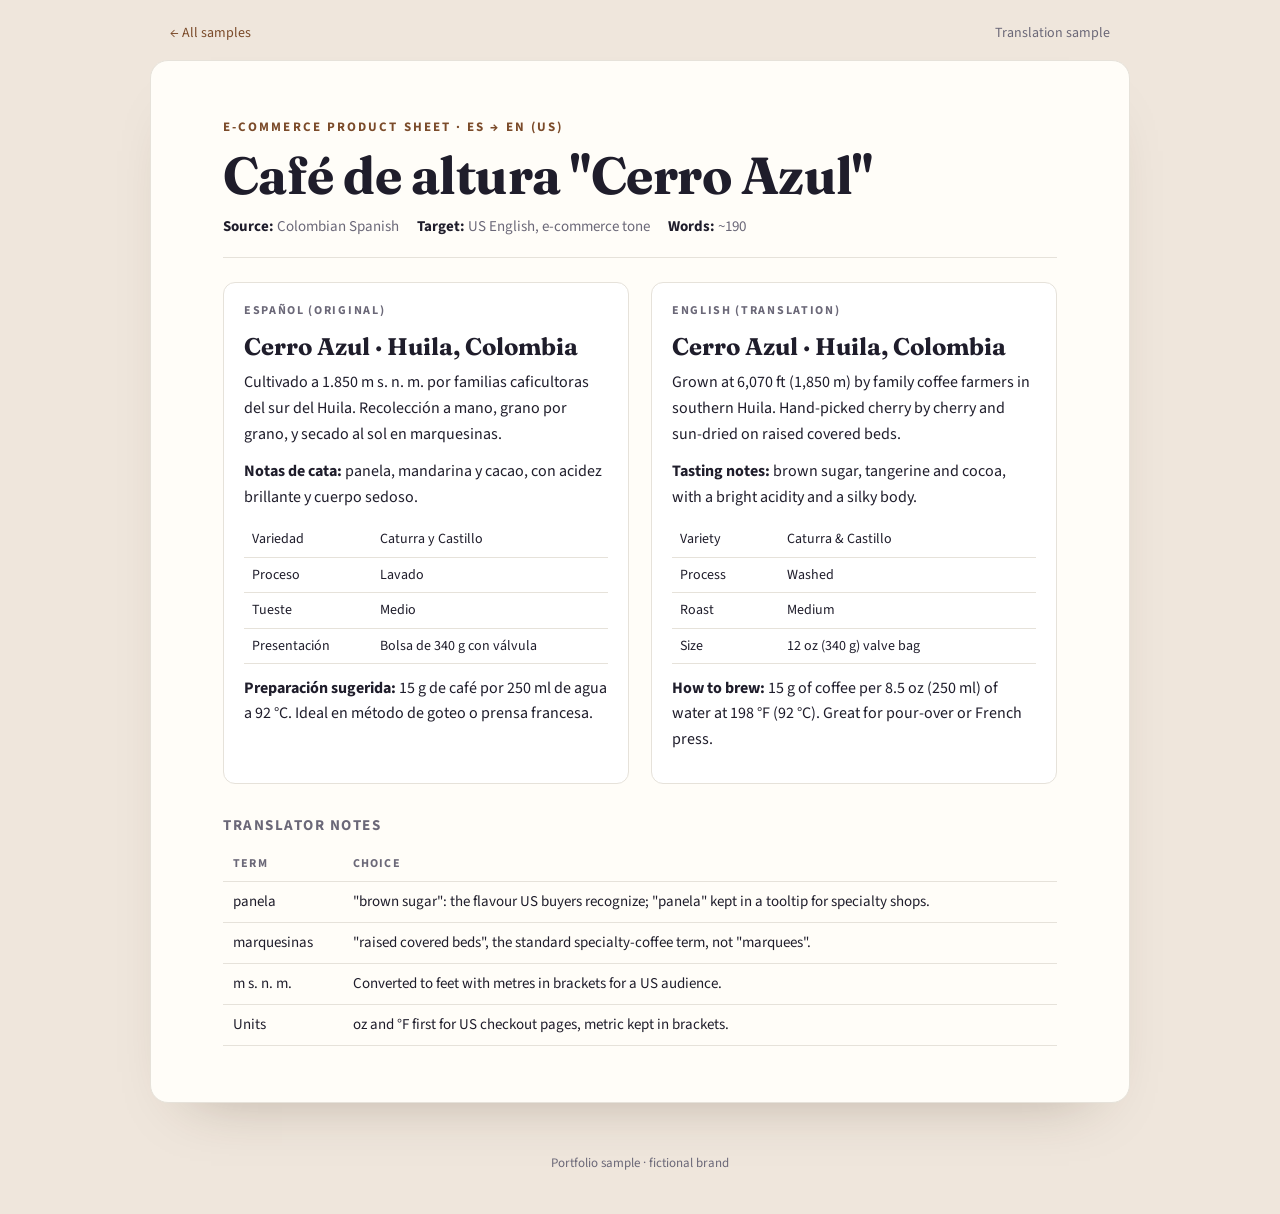
<file: translation/product-sheet-es-en.html>
<!doctype html>
<html lang="en">
<head>
<meta charset="utf-8">
<meta name="viewport" content="width=device-width, initial-scale=1">
<title>Coffee product sheet · Spanish → English (sample)</title>
<link href="https://fonts.googleapis.com/css2?family=Fraunces:opsz,wght@9..144,500;9..144,700&family=Source+Sans+3:wght@400;600;700&display=swap" rel="stylesheet">
<link rel="stylesheet" href="../style.css">
<style>:root { --accent: #7b4b2a; --bg: #efe6dc; } .col h5 { font-family: Fraunces, serif; font-size: 24px; margin: 0 0 4px; } .col p { margin: 0 0 12px; } .col table td { font-size: 14px; padding: 6px 8px; }</style>
</head>
<body>
<div class="top"><a href="../">← All samples</a><span>Translation sample</span></div>
<article class="doc">
  <div class="kicker">E-commerce product sheet · ES → EN (US)</div>
  <h1>Café de altura "Cerro Azul"</h1>
  <div class="meta"><span><b>Source:</b> Colombian Spanish</span><span><b>Target:</b> US English, e-commerce tone</span><span><b>Words:</b> ~190</span></div>
  <div class="two">
    <div class="col"><h4>Español (original)</h4>
      <h5>Cerro Azul · Huila, Colombia</h5>
      <p>Cultivado a 1.850 m s. n. m. por familias caficultoras del sur del Huila. Recolección a mano, grano por grano, y secado al sol en marquesinas.</p>
      <p><b>Notas de cata:</b> panela, mandarina y cacao, con acidez brillante y cuerpo sedoso.</p>
      <table><tr><td>Variedad</td><td>Caturra y Castillo</td></tr><tr><td>Proceso</td><td>Lavado</td></tr><tr><td>Tueste</td><td>Medio</td></tr><tr><td>Presentación</td><td>Bolsa de 340 g con válvula</td></tr></table>
      <p style="margin-top:12px"><b>Preparación sugerida:</b> 15 g de café por 250 ml de agua a 92 °C. Ideal en método de goteo o prensa francesa.</p>
    </div>
    <div class="col"><h4>English (translation)</h4>
      <h5>Cerro Azul · Huila, Colombia</h5>
      <p>Grown at 6,070 ft (1,850 m) by family coffee farmers in southern Huila. Hand-picked cherry by cherry and sun-dried on raised covered beds.</p>
      <p><b>Tasting notes:</b> brown sugar, tangerine and cocoa, with a bright acidity and a silky body.</p>
      <table><tr><td>Variety</td><td>Caturra & Castillo</td></tr><tr><td>Process</td><td>Washed</td></tr><tr><td>Roast</td><td>Medium</td></tr><tr><td>Size</td><td>12 oz (340 g) valve bag</td></tr></table>
      <p style="margin-top:12px"><b>How to brew:</b> 15 g of coffee per 8.5 oz (250 ml) of water at 198 °F (92 °C). Great for pour-over or French press.</p>
    </div>
  </div>
  <h3>Translator notes</h3>
  <table>
    <tr><th>Term</th><th>Choice</th></tr>
    <tr><td>panela</td><td>"brown sugar": the flavour US buyers recognize; "panela" kept in a tooltip for specialty shops.</td></tr>
    <tr><td>marquesinas</td><td>"raised covered beds", the standard specialty-coffee term, not "marquees".</td></tr>
    <tr><td>m s. n. m.</td><td>Converted to feet with metres in brackets for a US audience.</td></tr>
    <tr><td>Units</td><td>oz and °F first for US checkout pages, metric kept in brackets.</td></tr>
  </table>
</article>
<footer>Portfolio sample · fictional brand</footer>
</body>
</html>
</file>
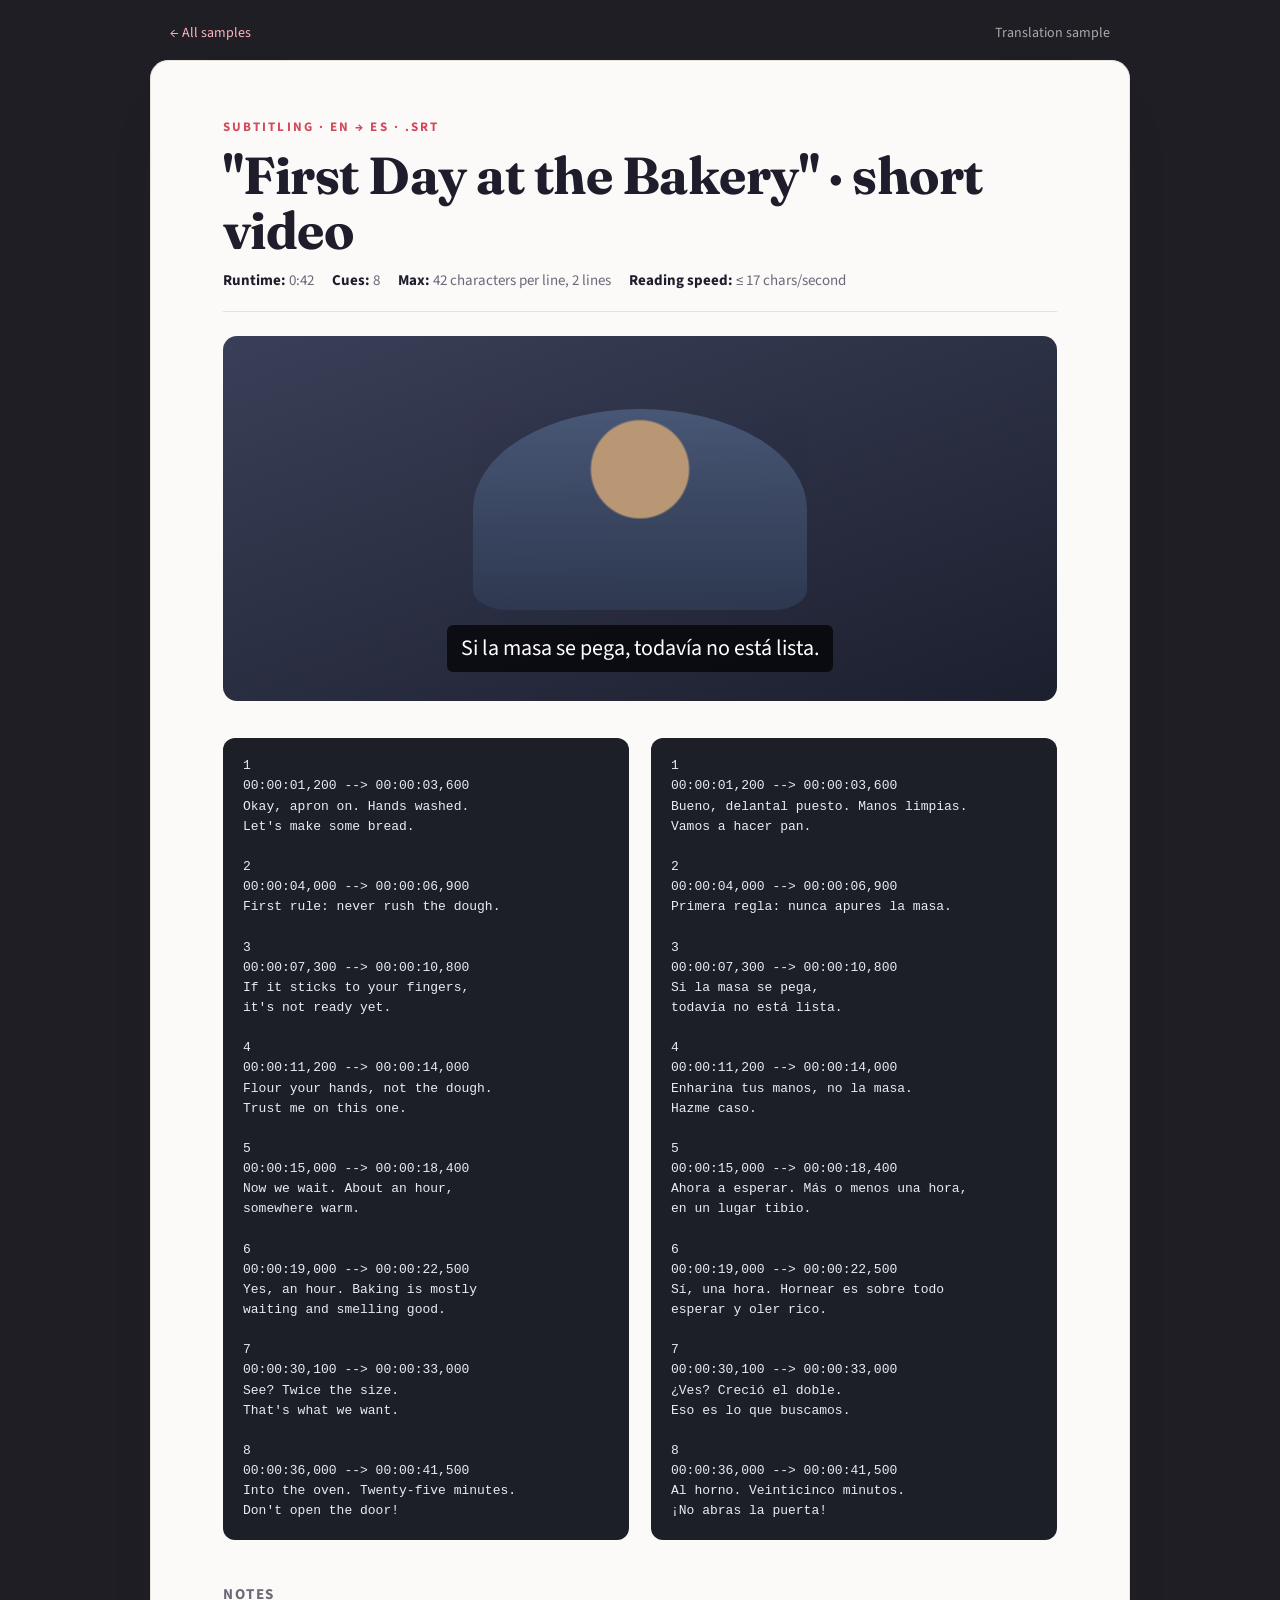
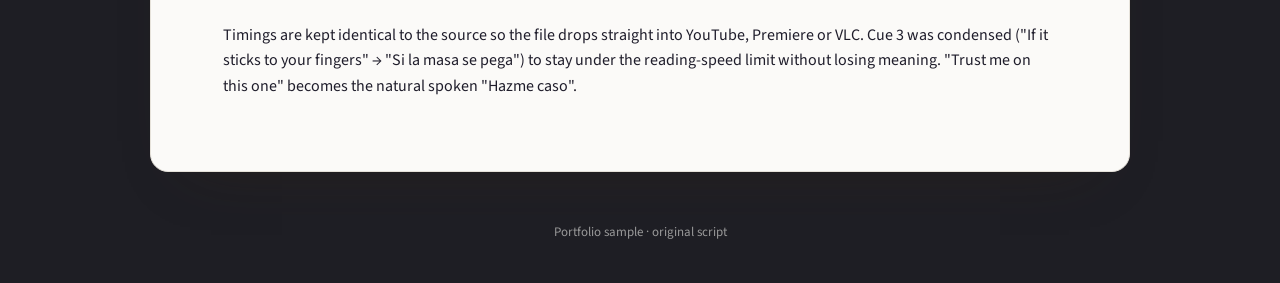
<file: translation/subtitles-srt.html>
<!doctype html>
<html lang="en">
<head>
<meta charset="utf-8">
<meta name="viewport" content="width=device-width, initial-scale=1">
<title>Video subtitles · English → Spanish SRT (sample)</title>
<link href="https://fonts.googleapis.com/css2?family=Fraunces:opsz,wght@9..144,500;9..144,700&family=Source+Sans+3:wght@400;600;700&display=swap" rel="stylesheet">
<link rel="stylesheet" href="../style.css">
<style>
  :root { --accent: #d1495b; --bg: #1e1e24; --paper: #fbfaf8; } .top { color: #aaa; } .top a { color: #ffb3bd; } footer { color: #999; }
  .frame { background: linear-gradient(160deg, #3a3f58, #1c1f2e); border-radius: 14px; aspect-ratio: 16/7; position: relative; margin: 6px 0 24px; overflow: hidden; }
  .frame::before { content: ''; position: absolute; inset: 20% 30% 25%; border-radius: 50% 50% 10% 10%; background: radial-gradient(circle at 50% 30%, #c9a27a 0 22%, transparent 23%), linear-gradient(#4b5b7a, #2f3a52); opacity: .9; }
  .sub { position: absolute; left: 50%; bottom: 8%; transform: translateX(-50%); background: rgba(0, 0, 0, .7); color: #fff; padding: 6px 14px; border-radius: 6px; font-size: 22px; text-align: center; white-space: nowrap; }
  pre { font-size: 13px; }
</style>
</head>
<body>
<div class="top"><a href="../">← All samples</a><span>Translation sample</span></div>
<article class="doc">
  <div class="kicker">Subtitling · EN → ES · .srt</div>
  <h1>"First Day at the Bakery" · short video</h1>
  <div class="meta"><span><b>Runtime:</b> 0:42</span><span><b>Cues:</b> 8</span><span><b>Max:</b> 42 characters per line, 2 lines</span><span><b>Reading speed:</b> ≤ 17 chars/second</span></div>

  <div class="frame"><div class="sub">Si la masa se pega, todavía no está lista.</div></div>

  <div class="two">
<pre><code>1
00:00:01,200 --> 00:00:03,600
Okay, apron on. Hands washed.
Let's make some bread.

2
00:00:04,000 --> 00:00:06,900
First rule: never rush the dough.

3
00:00:07,300 --> 00:00:10,800
If it sticks to your fingers,
it's not ready yet.

4
00:00:11,200 --> 00:00:14,000
Flour your hands, not the dough.
Trust me on this one.

5
00:00:15,000 --> 00:00:18,400
Now we wait. About an hour,
somewhere warm.

6
00:00:19,000 --> 00:00:22,500
Yes, an hour. Baking is mostly
waiting and smelling good.

7
00:00:30,100 --> 00:00:33,000
See? Twice the size.
That's what we want.

8
00:00:36,000 --> 00:00:41,500
Into the oven. Twenty-five minutes.
Don't open the door!</code></pre>
<pre><code>1
00:00:01,200 --> 00:00:03,600
Bueno, delantal puesto. Manos limpias.
Vamos a hacer pan.

2
00:00:04,000 --> 00:00:06,900
Primera regla: nunca apures la masa.

3
00:00:07,300 --> 00:00:10,800
Si la masa se pega,
todavía no está lista.

4
00:00:11,200 --> 00:00:14,000
Enharina tus manos, no la masa.
Hazme caso.

5
00:00:15,000 --> 00:00:18,400
Ahora a esperar. Más o menos una hora,
en un lugar tibio.

6
00:00:19,000 --> 00:00:22,500
Sí, una hora. Hornear es sobre todo
esperar y oler rico.

7
00:00:30,100 --> 00:00:33,000
¿Ves? Creció el doble.
Eso es lo que buscamos.

8
00:00:36,000 --> 00:00:41,500
Al horno. Veinticinco minutos.
¡No abras la puerta!</code></pre>
  </div>
  <h3>Notes</h3>
  <p>Timings are kept identical to the source so the file drops straight into YouTube, Premiere or VLC. Cue 3 was condensed ("If it sticks to your fingers" → "Si la masa se pega") to stay under the reading-speed limit without losing meaning. "Trust me on this one" becomes the natural spoken "Hazme caso".</p>
</article>
<footer>Portfolio sample · original script</footer>
</body>
</html>
</file>
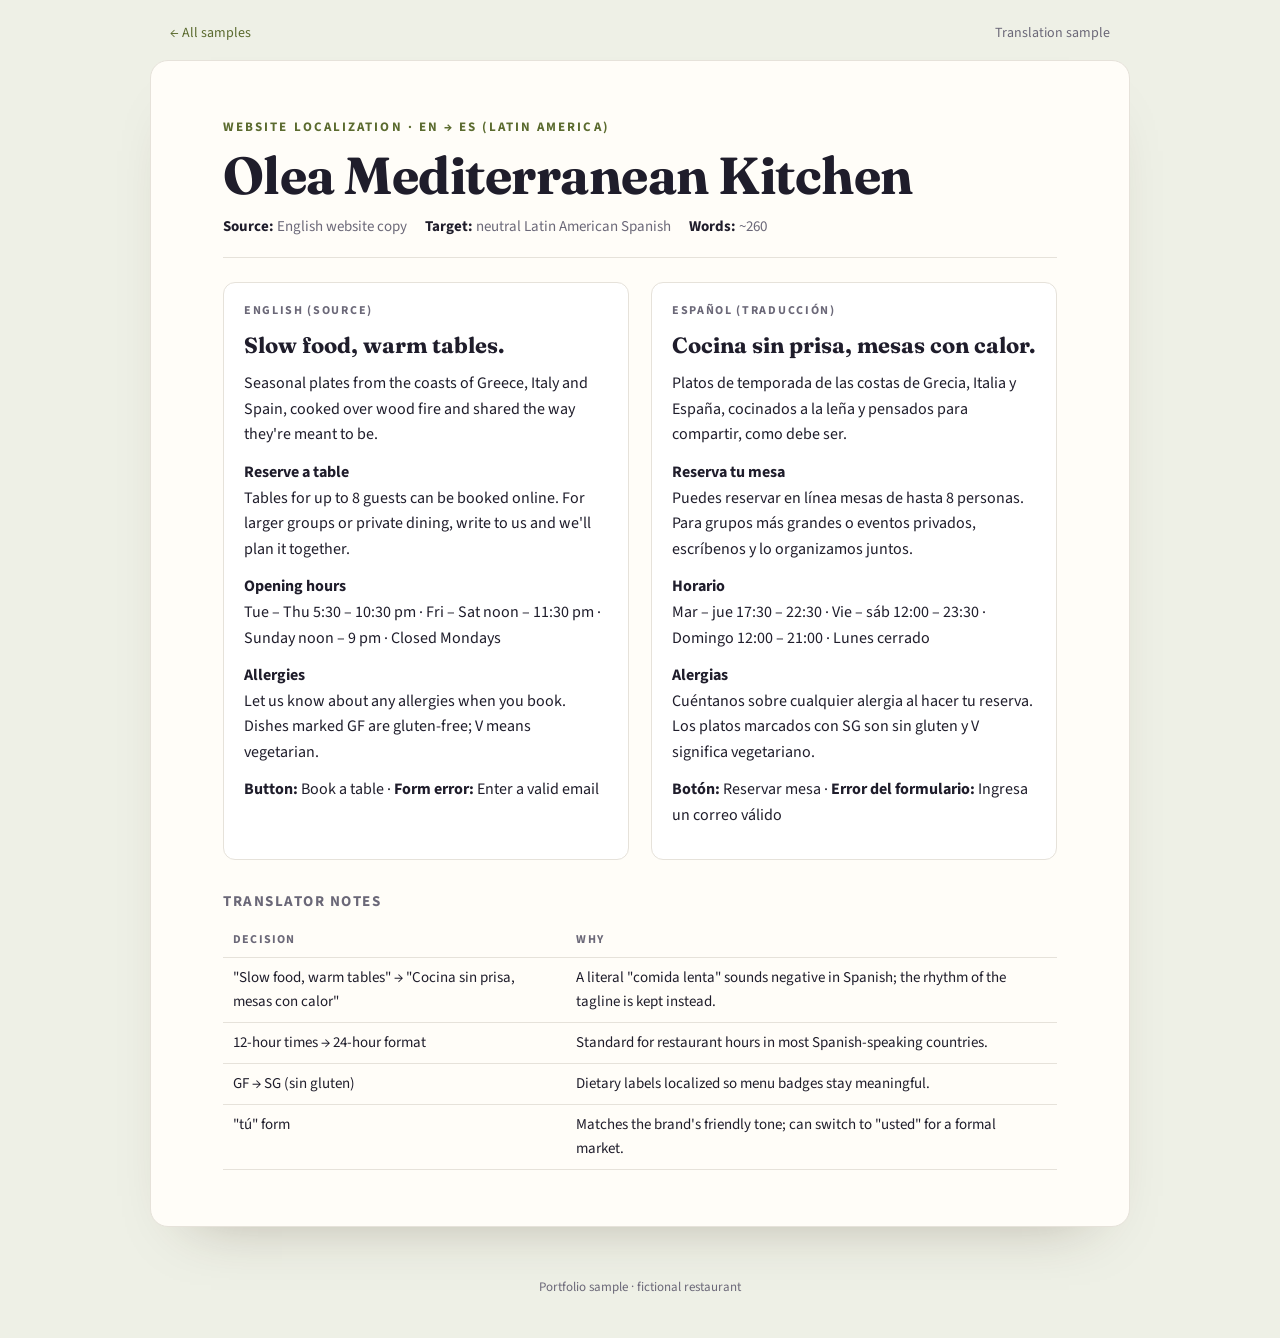
<file: translation/website-en-es.html>
<!doctype html>
<html lang="en">
<head>
<meta charset="utf-8">
<meta name="viewport" content="width=device-width, initial-scale=1">
<title>Restaurant website · English → Spanish (sample)</title>
<link href="https://fonts.googleapis.com/css2?family=Fraunces:opsz,wght@9..144,500;9..144,700&family=Source+Sans+3:wght@400;600;700&display=swap" rel="stylesheet">
<link rel="stylesheet" href="../style.css">
<style>:root { --accent: #5b6b2f; --bg: #eef0e6; } .col p { margin: 0 0 12px; } .col h5 { font-family: Fraunces, serif; font-size: 22px; margin: 0 0 8px; }</style>
</head>
<body>
<div class="top"><a href="../">← All samples</a><span>Translation sample</span></div>
<article class="doc">
  <div class="kicker">Website localization · EN → ES (Latin America)</div>
  <h1>Olea Mediterranean Kitchen</h1>
  <div class="meta"><span><b>Source:</b> English website copy</span><span><b>Target:</b> neutral Latin American Spanish</span><span><b>Words:</b> ~260</span></div>

  <div class="two">
    <div class="col"><h4>English (source)</h4>
      <h5>Slow food, warm tables.</h5>
      <p>Seasonal plates from the coasts of Greece, Italy and Spain, cooked over wood fire and shared the way they're meant to be.</p>
      <p><b>Reserve a table</b><br>Tables for up to 8 guests can be booked online. For larger groups or private dining, write to us and we'll plan it together.</p>
      <p><b>Opening hours</b><br>Tue – Thu 5:30 – 10:30 pm · Fri – Sat noon – 11:30 pm · Sunday noon – 9 pm · Closed Mondays</p>
      <p><b>Allergies</b><br>Let us know about any allergies when you book. Dishes marked GF are gluten-free; V means vegetarian.</p>
      <p><b>Button:</b> Book a table · <b>Form error:</b> Enter a valid email</p>
    </div>
    <div class="col"><h4>Español (traducción)</h4>
      <h5>Cocina sin prisa, mesas con calor.</h5>
      <p>Platos de temporada de las costas de Grecia, Italia y España, cocinados a la leña y pensados para compartir, como debe ser.</p>
      <p><b>Reserva tu mesa</b><br>Puedes reservar en línea mesas de hasta 8 personas. Para grupos más grandes o eventos privados, escríbenos y lo organizamos juntos.</p>
      <p><b>Horario</b><br>Mar – jue 17:30 – 22:30 · Vie – sáb 12:00 – 23:30 · Domingo 12:00 – 21:00 · Lunes cerrado</p>
      <p><b>Alergias</b><br>Cuéntanos sobre cualquier alergia al hacer tu reserva. Los platos marcados con SG son sin gluten y V significa vegetariano.</p>
      <p><b>Botón:</b> Reservar mesa · <b>Error del formulario:</b> Ingresa un correo válido</p>
    </div>
  </div>

  <h3>Translator notes</h3>
  <table>
    <tr><th>Decision</th><th>Why</th></tr>
    <tr><td>"Slow food, warm tables" → "Cocina sin prisa, mesas con calor"</td><td>A literal "comida lenta" sounds negative in Spanish; the rhythm of the tagline is kept instead.</td></tr>
    <tr><td>12-hour times → 24-hour format</td><td>Standard for restaurant hours in most Spanish-speaking countries.</td></tr>
    <tr><td>GF → SG (sin gluten)</td><td>Dietary labels localized so menu badges stay meaningful.</td></tr>
    <tr><td>"tú" form</td><td>Matches the brand's friendly tone; can switch to "usted" for a formal market.</td></tr>
  </table>
</article>
<footer>Portfolio sample · fictional restaurant</footer>
</body>
</html>
</file>
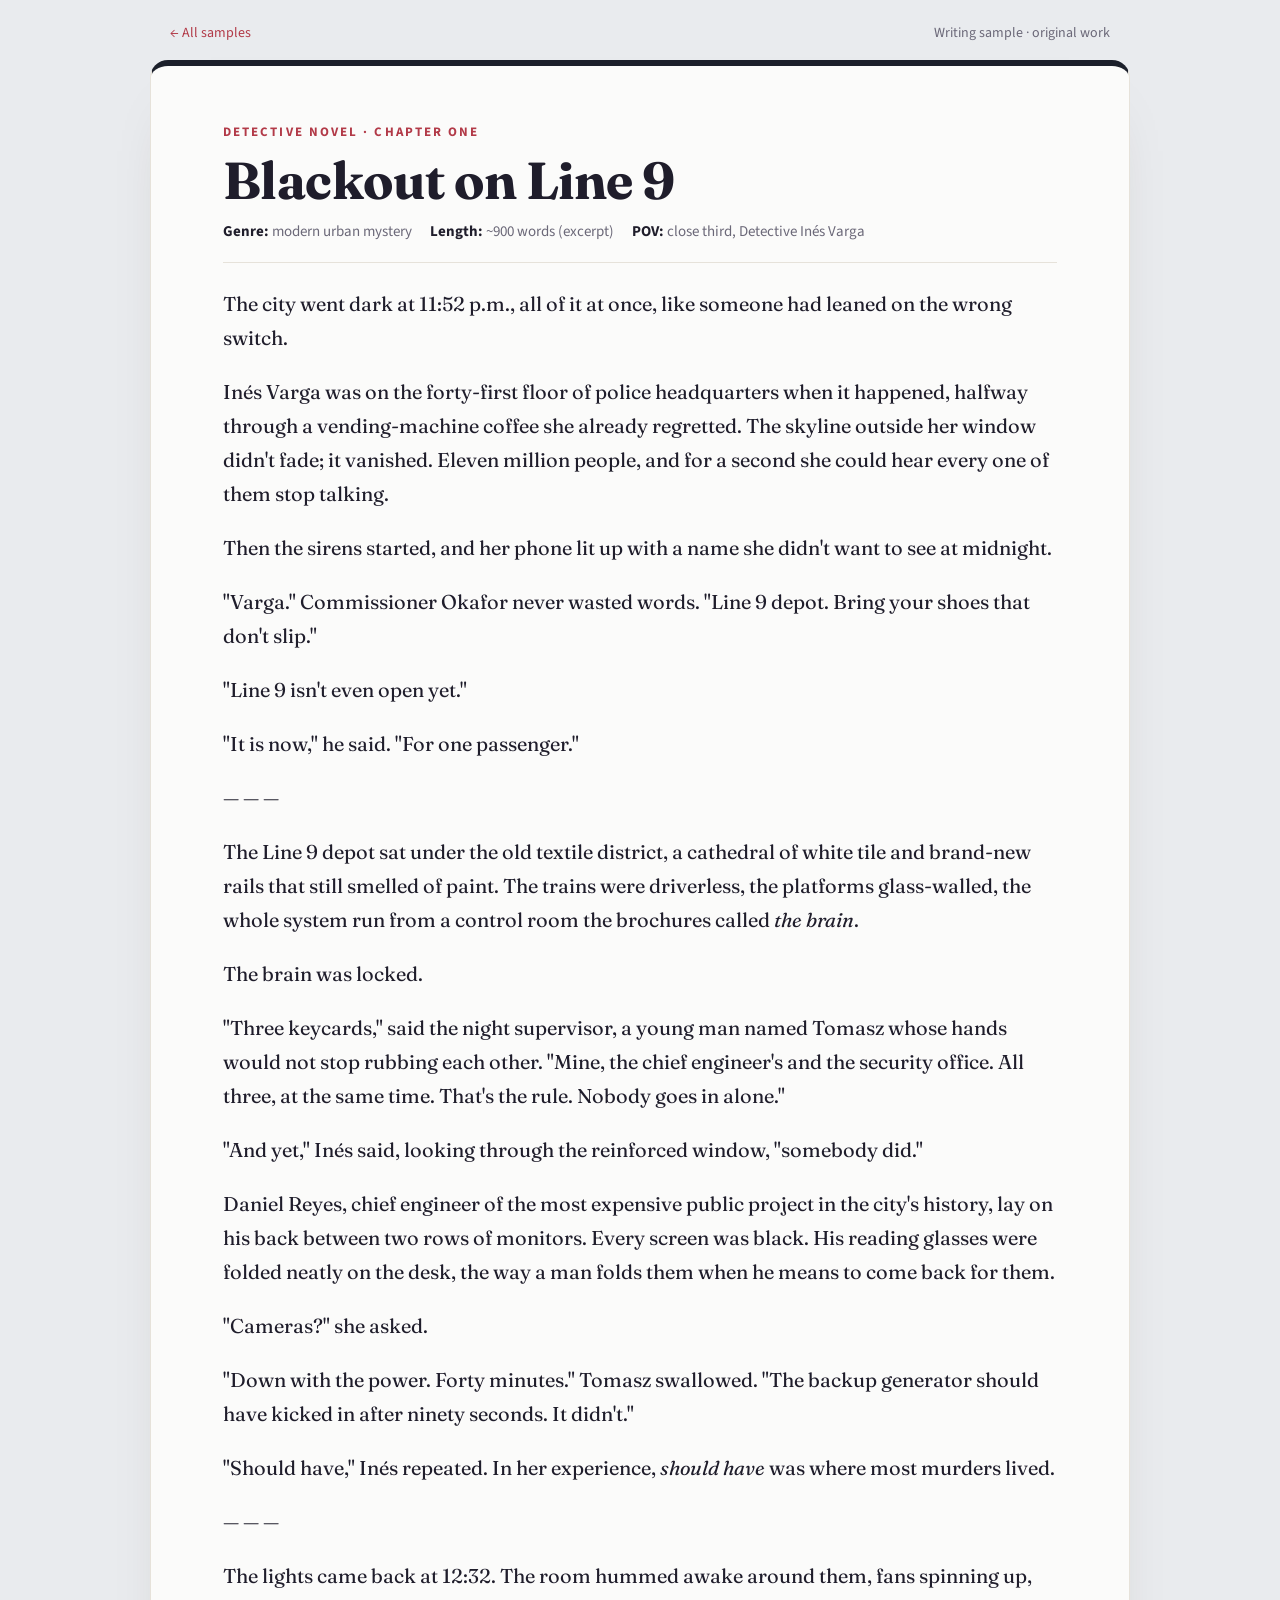
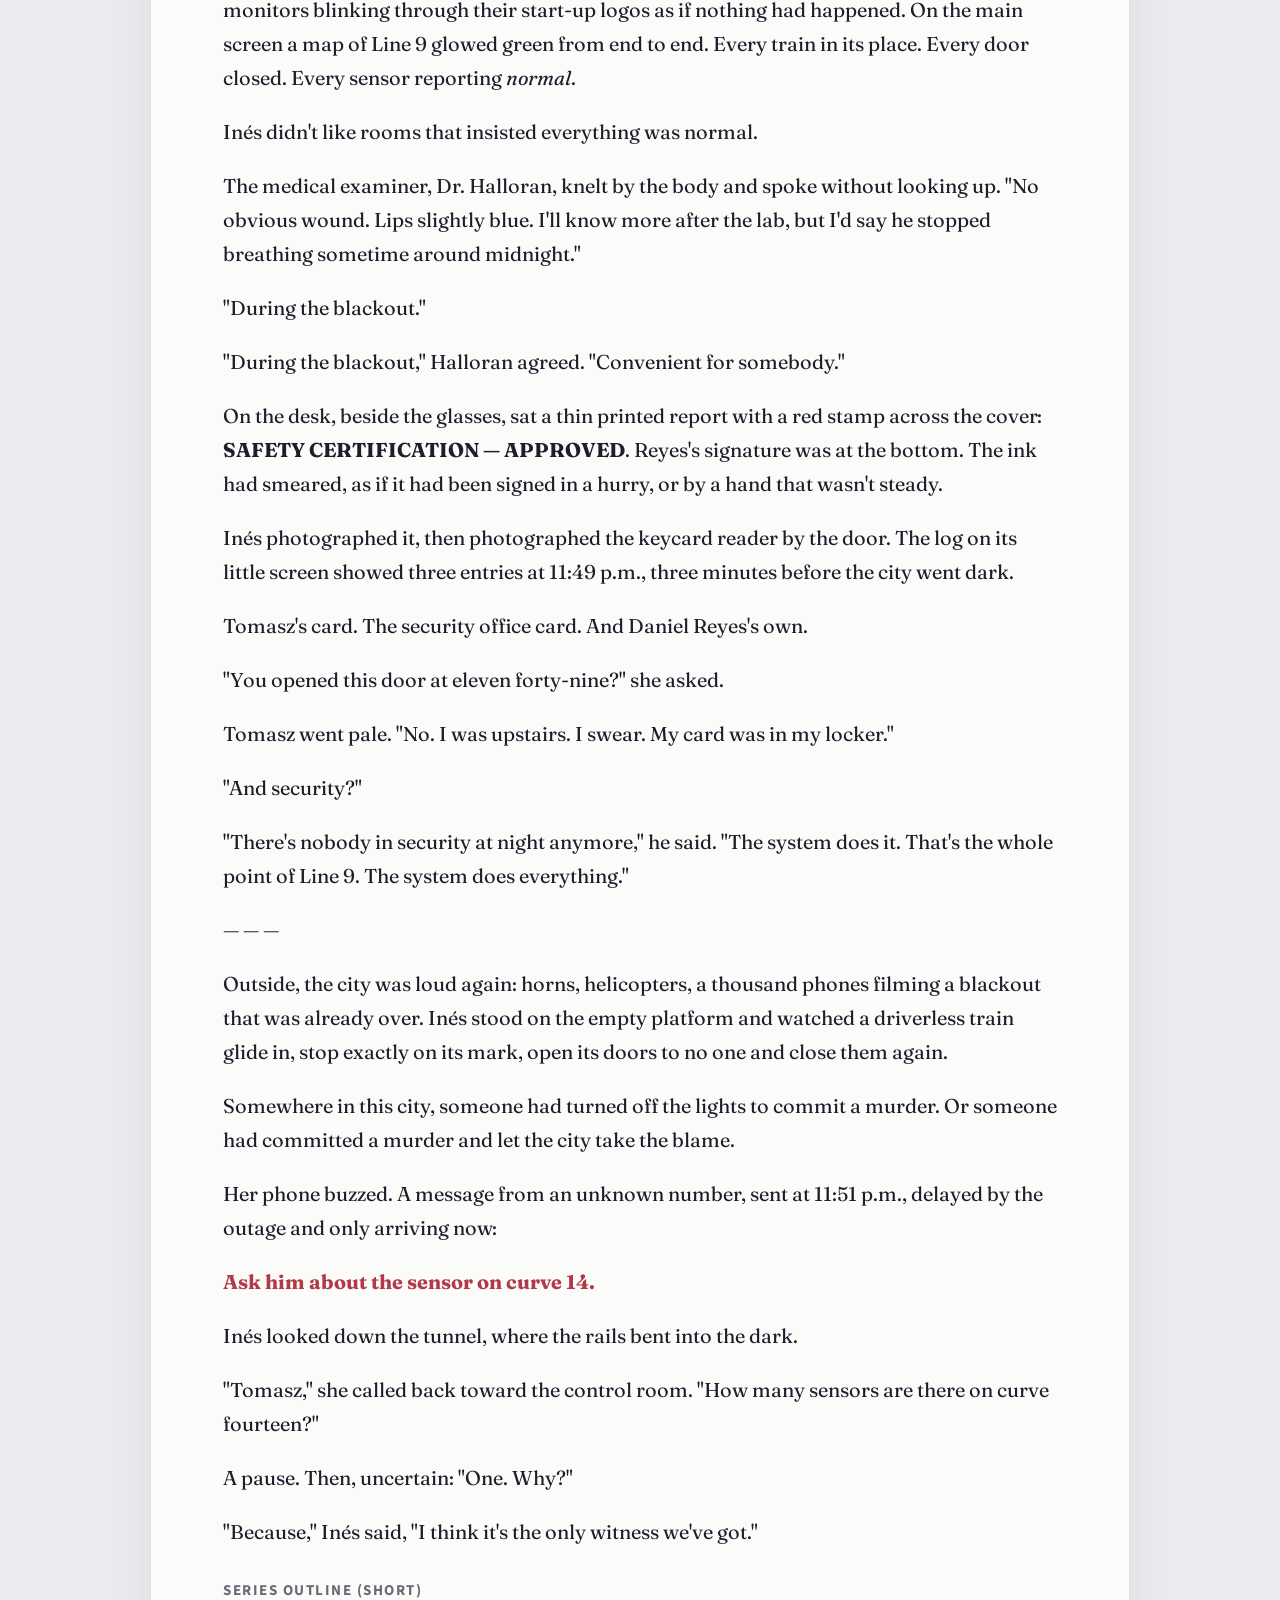
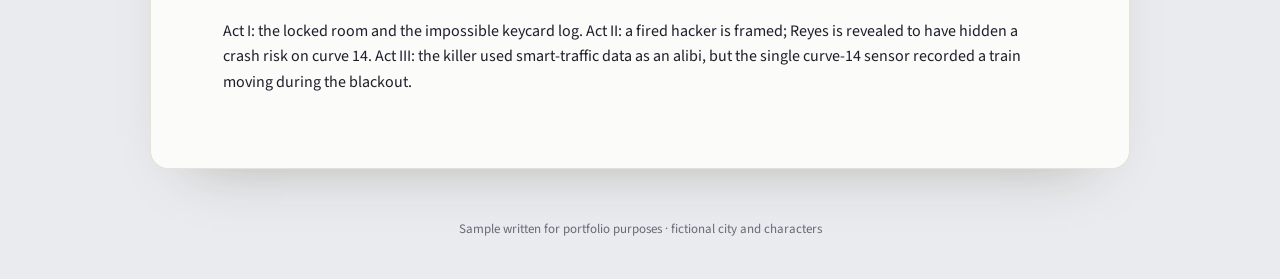
<file: writing/blackout-on-line-9.html>
<!doctype html>
<html lang="en">
<head>
<meta charset="utf-8">
<meta name="viewport" content="width=device-width, initial-scale=1">
<title>Blackout on Line 9 · Chapter One (sample)</title>
<link href="https://fonts.googleapis.com/css2?family=Fraunces:opsz,wght@9..144,500;9..144,700&family=Source+Sans+3:wght@400;600;700&display=swap" rel="stylesheet">
<link rel="stylesheet" href="../style.css">
<style>:root { --paper: #fbfbfa; --bg: #e9ebee; --accent: #b23a48; } .doc { border-top: 6px solid #1b1f2a; }</style>
</head>
<body>
<div class="top"><a href="../">← All samples</a><span>Writing sample · original work</span></div>
<article class="doc">
  <div class="kicker">Detective novel · Chapter One</div>
  <h1>Blackout on Line 9</h1>
  <div class="meta"><span><b>Genre:</b> modern urban mystery</span><span><b>Length:</b> ~900 words (excerpt)</span><span><b>POV:</b> close third, Detective Inés Varga</span></div>

  <div class="prose">
    <p>The city went dark at 11:52 p.m., all of it at once, like someone had leaned on the wrong switch.</p>
    <p>Inés Varga was on the forty-first floor of police headquarters when it happened, halfway through a vending-machine coffee she already regretted. The skyline outside her window didn't fade; it vanished. Eleven million people, and for a second she could hear every one of them stop talking.</p>
    <p>Then the sirens started, and her phone lit up with a name she didn't want to see at midnight.</p>
    <p>"Varga." Commissioner Okafor never wasted words. "Line 9 depot. Bring your shoes that don't slip."</p>
    <p>"Line 9 isn't even open yet."</p>
    <p>"It is now," he said. "For one passenger."</p>
    <p>— — —</p>
    <p>The Line 9 depot sat under the old textile district, a cathedral of white tile and brand-new rails that still smelled of paint. The trains were driverless, the platforms glass-walled, the whole system run from a control room the brochures called <i>the brain</i>.</p>
    <p>The brain was locked.</p>
    <p>"Three keycards," said the night supervisor, a young man named Tomasz whose hands would not stop rubbing each other. "Mine, the chief engineer's and the security office. All three, at the same time. That's the rule. Nobody goes in alone."</p>
    <p>"And yet," Inés said, looking through the reinforced window, "somebody did."</p>
    <p>Daniel Reyes, chief engineer of the most expensive public project in the city's history, lay on his back between two rows of monitors. Every screen was black. His reading glasses were folded neatly on the desk, the way a man folds them when he means to come back for them.</p>
    <p>"Cameras?" she asked.</p>
    <p>"Down with the power. Forty minutes." Tomasz swallowed. "The backup generator should have kicked in after ninety seconds. It didn't."</p>
    <p>"Should have," Inés repeated. In her experience, <i>should have</i> was where most murders lived.</p>
    <p>— — —</p>
    <p>The lights came back at 12:32. The room hummed awake around them, fans spinning up, monitors blinking through their start-up logos as if nothing had happened. On the main screen a map of Line 9 glowed green from end to end. Every train in its place. Every door closed. Every sensor reporting <i>normal</i>.</p>
    <p>Inés didn't like rooms that insisted everything was normal.</p>
    <p>The medical examiner, Dr. Halloran, knelt by the body and spoke without looking up. "No obvious wound. Lips slightly blue. I'll know more after the lab, but I'd say he stopped breathing sometime around midnight."</p>
    <p>"During the blackout."</p>
    <p>"During the blackout," Halloran agreed. "Convenient for somebody."</p>
    <p>On the desk, beside the glasses, sat a thin printed report with a red stamp across the cover: <b>SAFETY CERTIFICATION — APPROVED</b>. Reyes's signature was at the bottom. The ink had smeared, as if it had been signed in a hurry, or by a hand that wasn't steady.</p>
    <p>Inés photographed it, then photographed the keycard reader by the door. The log on its little screen showed three entries at 11:49 p.m., three minutes before the city went dark.</p>
    <p>Tomasz's card. The security office card. And Daniel Reyes's own.</p>
    <p>"You opened this door at eleven forty-nine?" she asked.</p>
    <p>Tomasz went pale. "No. I was upstairs. I swear. My card was in my locker."</p>
    <p>"And security?"</p>
    <p>"There's nobody in security at night anymore," he said. "The system does it. That's the whole point of Line 9. The system does everything."</p>
    <p>— — —</p>
    <p>Outside, the city was loud again: horns, helicopters, a thousand phones filming a blackout that was already over. Inés stood on the empty platform and watched a driverless train glide in, stop exactly on its mark, open its doors to no one and close them again.</p>
    <p>Somewhere in this city, someone had turned off the lights to commit a murder. Or someone had committed a murder and let the city take the blame.</p>
    <p>Her phone buzzed. A message from an unknown number, sent at 11:51 p.m., delayed by the outage and only arriving now:</p>
    <p class="refrain">Ask him about the sensor on curve 14.</p>
    <p>Inés looked down the tunnel, where the rails bent into the dark.</p>
    <p>"Tomasz," she called back toward the control room. "How many sensors are there on curve fourteen?"</p>
    <p>A pause. Then, uncertain: "One. Why?"</p>
    <p>"Because," Inés said, "I think it's the only witness we've got."</p>
  </div>

  <h3>Series outline (short)</h3>
  <p>Act I: the locked room and the impossible keycard log. Act II: a fired hacker is framed; Reyes is revealed to have hidden a crash risk on curve 14. Act III: the killer used smart-traffic data as an alibi, but the single curve-14 sensor recorded a train moving during the blackout.</p>
</article>
<footer>Sample written for portfolio purposes · fictional city and characters</footer>
</body>
</html>
</file>
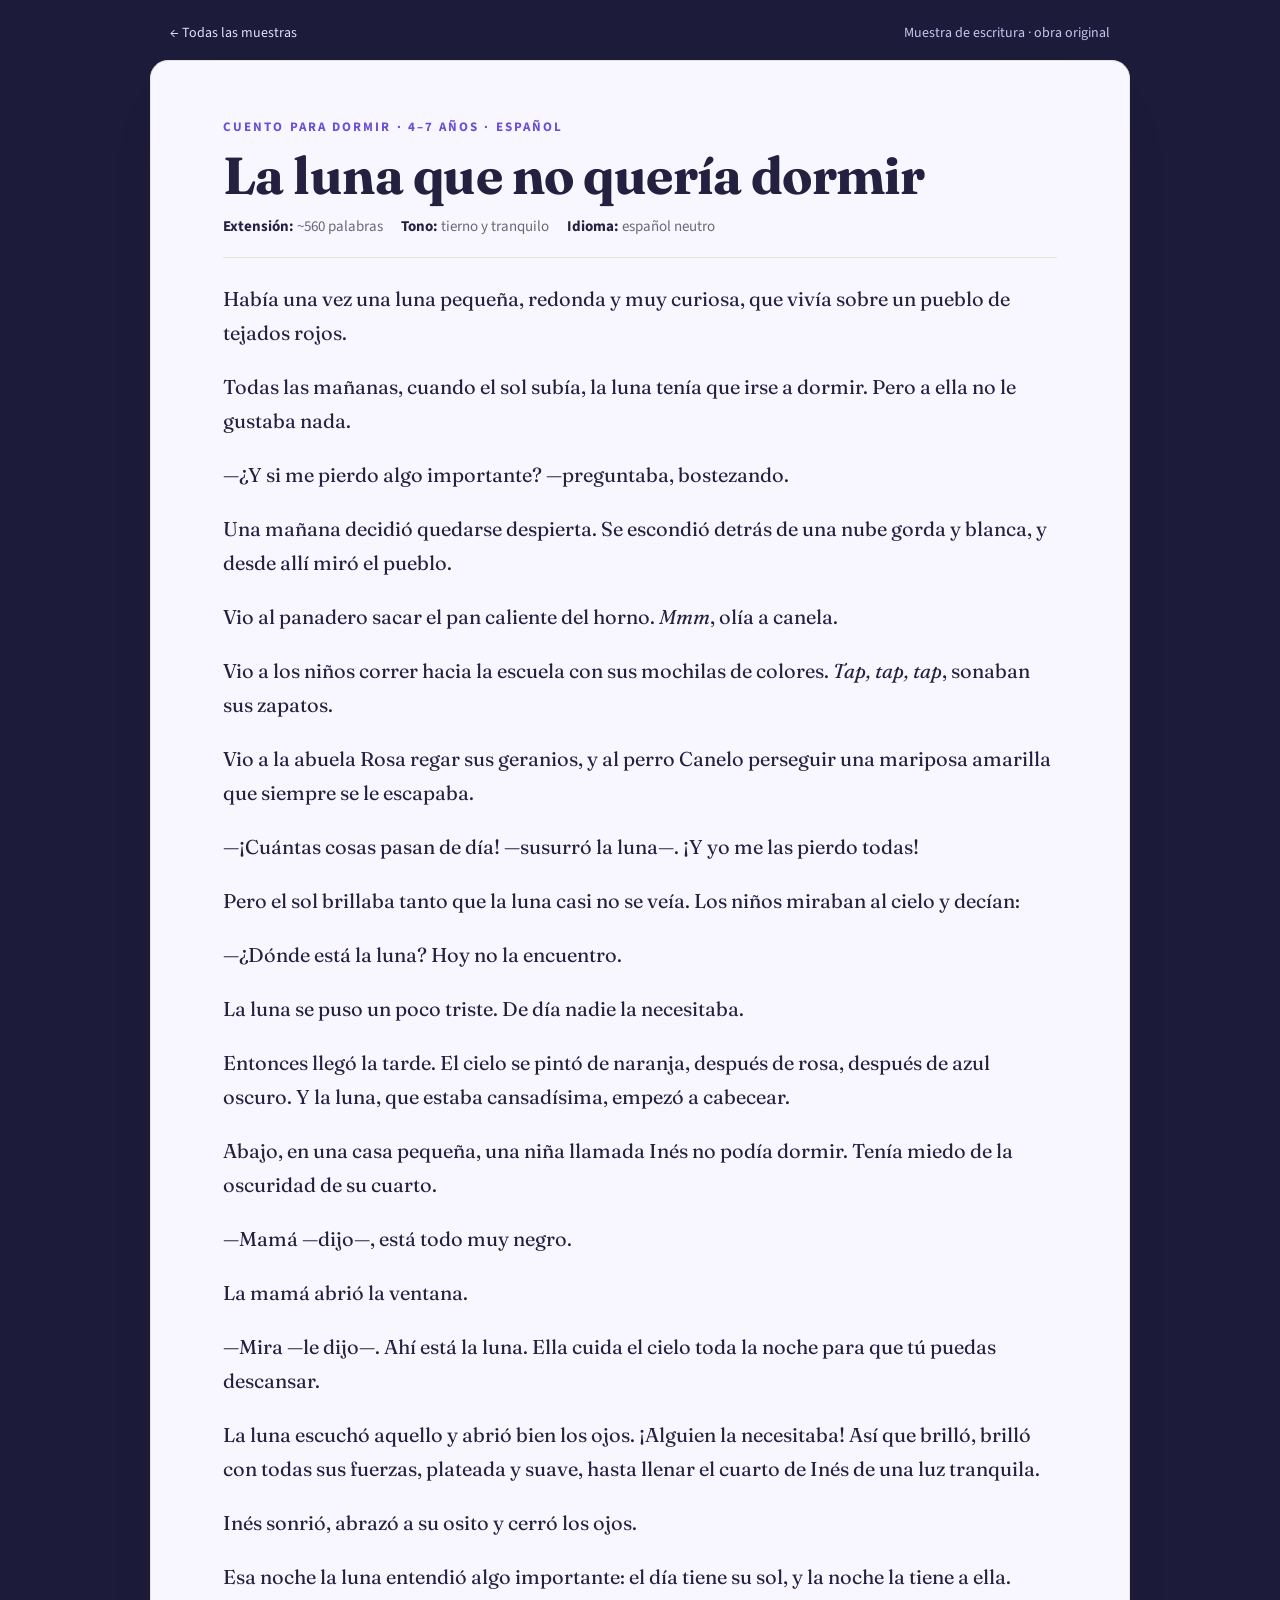
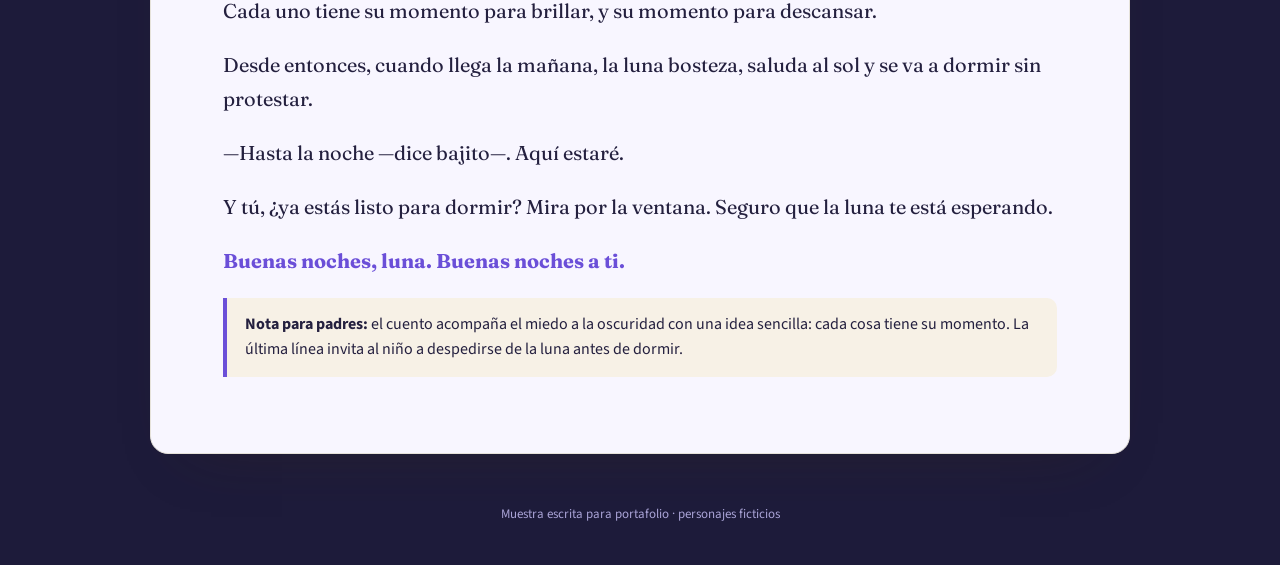
<file: writing/la-luna-que-no-queria-dormir.html>
<!doctype html>
<html lang="es">
<head>
<meta charset="utf-8">
<meta name="viewport" content="width=device-width, initial-scale=1">
<title>La luna que no quería dormir · Cuento (muestra)</title>
<link href="https://fonts.googleapis.com/css2?family=Fraunces:opsz,wght@9..144,500;9..144,700&family=Source+Sans+3:wght@400;600;700&display=swap" rel="stylesheet">
<link rel="stylesheet" href="../style.css">
<style>:root { --paper: #f8f6ff; --bg: #1d1b3a; --accent: #6b4fd8; --ink: #24203f; } .top { color: #c9c3f0; } .top a { color: #e4ddff; } footer { color: #a9a3d6; }</style>
</head>
<body>
<div class="top"><a href="../">← Todas las muestras</a><span>Muestra de escritura · obra original</span></div>
<article class="doc">
  <div class="kicker">Cuento para dormir · 4–7 años · español</div>
  <h1>La luna que no quería dormir</h1>
  <div class="meta"><span><b>Extensión:</b> ~560 palabras</span><span><b>Tono:</b> tierno y tranquilo</span><span><b>Idioma:</b> español neutro</span></div>
  <div class="prose">
    <p>Había una vez una luna pequeña, redonda y muy curiosa, que vivía sobre un pueblo de tejados rojos.</p>
    <p>Todas las mañanas, cuando el sol subía, la luna tenía que irse a dormir. Pero a ella no le gustaba nada.</p>
    <p>—¿Y si me pierdo algo importante? —preguntaba, bostezando.</p>
    <p>Una mañana decidió quedarse despierta. Se escondió detrás de una nube gorda y blanca, y desde allí miró el pueblo.</p>
    <p>Vio al panadero sacar el pan caliente del horno. <i>Mmm</i>, olía a canela.</p>
    <p>Vio a los niños correr hacia la escuela con sus mochilas de colores. <i>Tap, tap, tap</i>, sonaban sus zapatos.</p>
    <p>Vio a la abuela Rosa regar sus geranios, y al perro Canelo perseguir una mariposa amarilla que siempre se le escapaba.</p>
    <p>—¡Cuántas cosas pasan de día! —susurró la luna—. ¡Y yo me las pierdo todas!</p>
    <p>Pero el sol brillaba tanto que la luna casi no se veía. Los niños miraban al cielo y decían:</p>
    <p>—¿Dónde está la luna? Hoy no la encuentro.</p>
    <p>La luna se puso un poco triste. De día nadie la necesitaba.</p>
    <p>Entonces llegó la tarde. El cielo se pintó de naranja, después de rosa, después de azul oscuro. Y la luna, que estaba cansadísima, empezó a cabecear.</p>
    <p>Abajo, en una casa pequeña, una niña llamada Inés no podía dormir. Tenía miedo de la oscuridad de su cuarto.</p>
    <p>—Mamá —dijo—, está todo muy negro.</p>
    <p>La mamá abrió la ventana.</p>
    <p>—Mira —le dijo—. Ahí está la luna. Ella cuida el cielo toda la noche para que tú puedas descansar.</p>
    <p>La luna escuchó aquello y abrió bien los ojos. ¡Alguien la necesitaba! Así que brilló, brilló con todas sus fuerzas, plateada y suave, hasta llenar el cuarto de Inés de una luz tranquila.</p>
    <p>Inés sonrió, abrazó a su osito y cerró los ojos.</p>
    <p>Esa noche la luna entendió algo importante: el día tiene su sol, y la noche la tiene a ella. Cada uno tiene su momento para brillar, y su momento para descansar.</p>
    <p>Desde entonces, cuando llega la mañana, la luna bosteza, saluda al sol y se va a dormir sin protestar.</p>
    <p>—Hasta la noche —dice bajito—. Aquí estaré.</p>
    <p>Y tú, ¿ya estás listo para dormir? Mira por la ventana. Seguro que la luna te está esperando.</p>
    <p class="refrain">Buenas noches, luna. Buenas noches a ti.</p>
  </div>
  <div class="note"><b>Nota para padres:</b> el cuento acompaña el miedo a la oscuridad con una idea sencilla: cada cosa tiene su momento. La última línea invita al niño a despedirse de la luna antes de dormir.</div>
</article>
<footer>Muestra escrita para portafolio · personajes ficticios</footer>
</body>
</html>
</file>
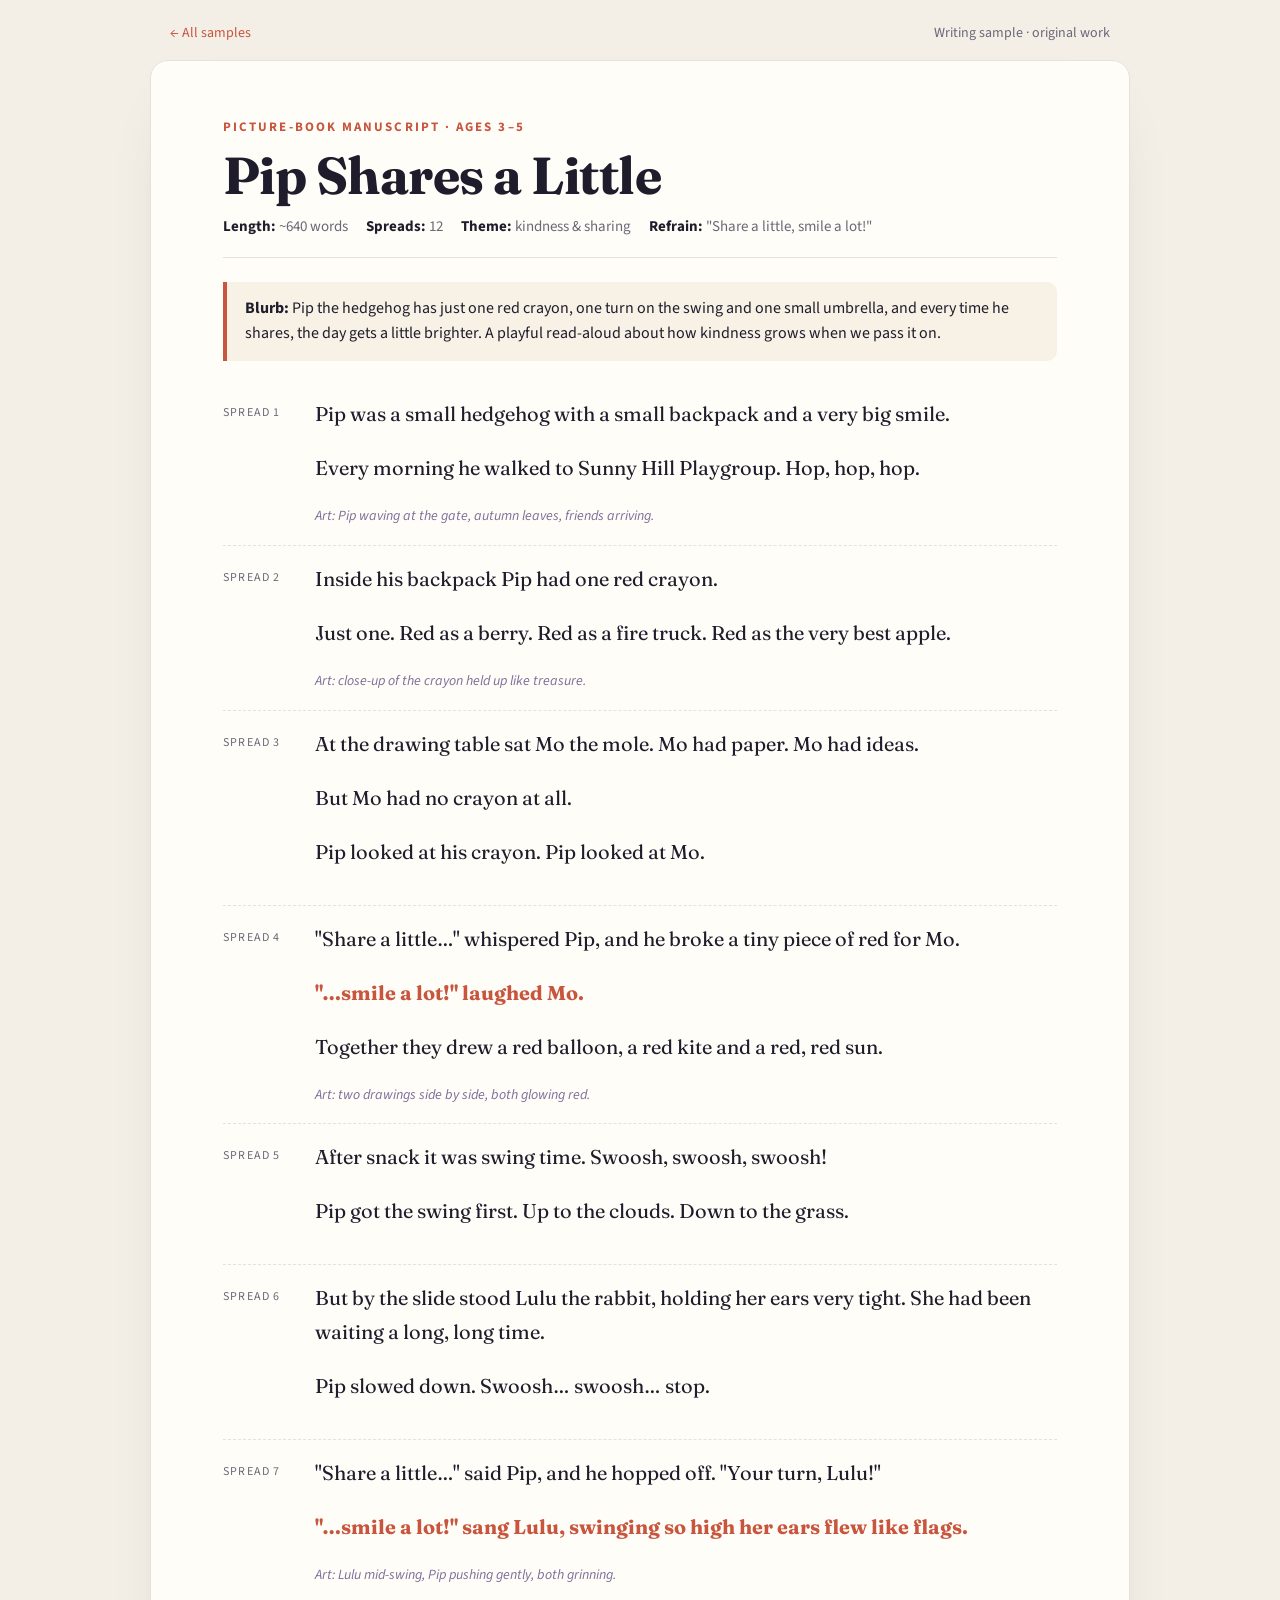
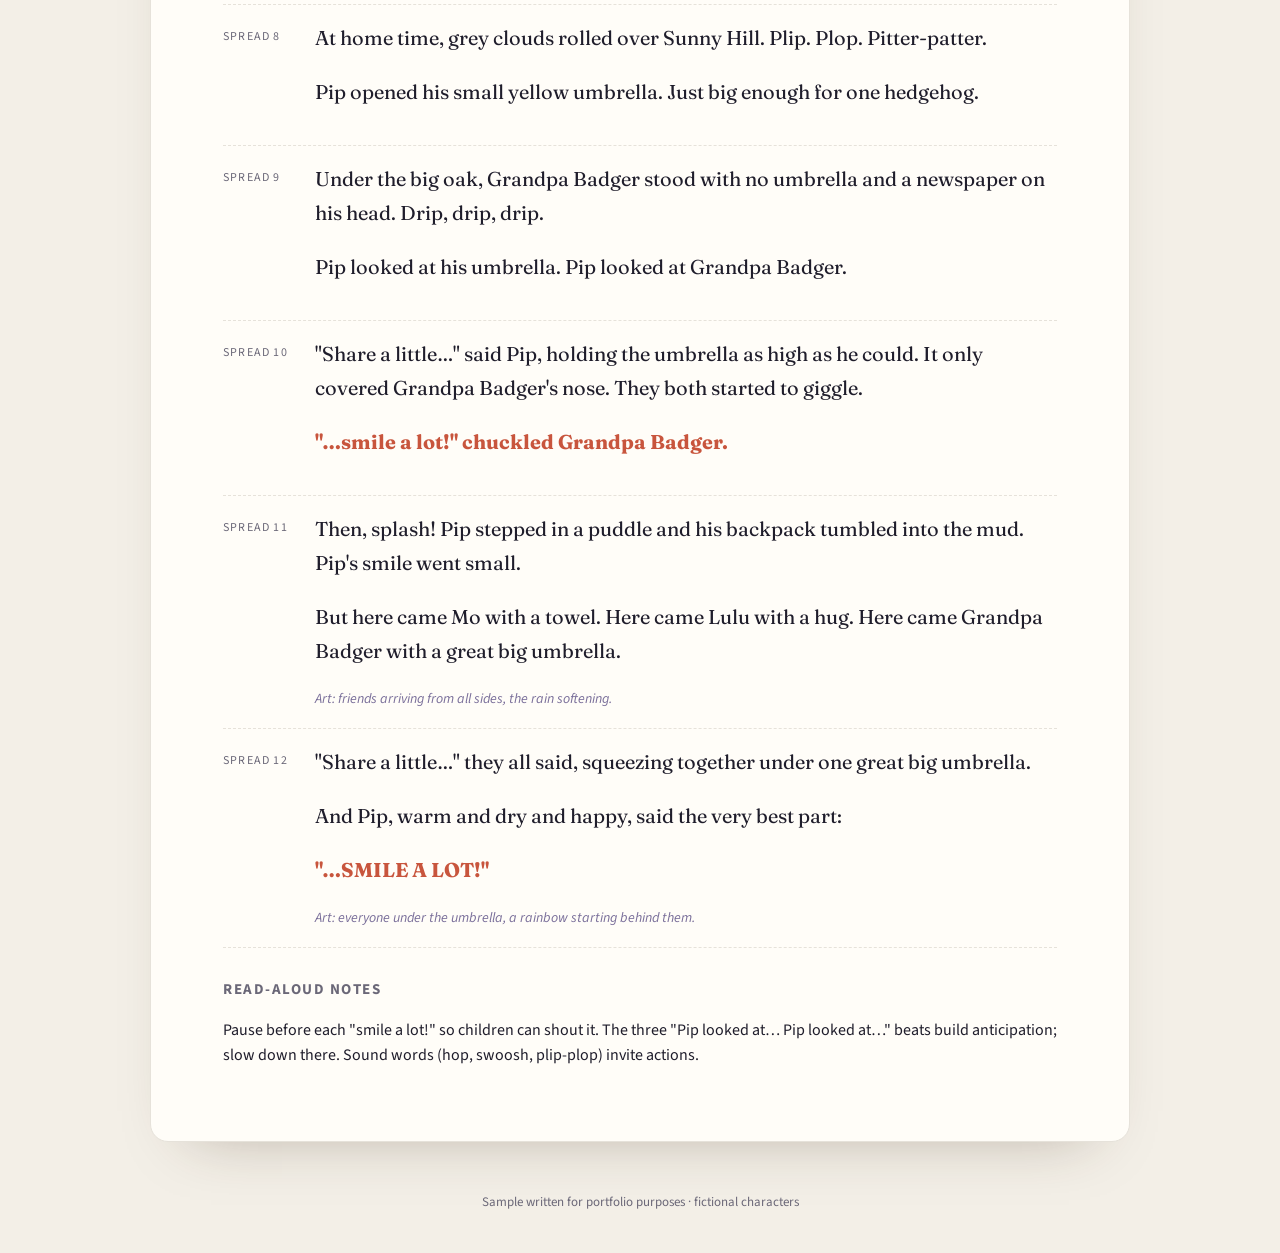
<file: writing/pip-shares-a-little.html>
<!doctype html>
<html lang="en">
<head>
<meta charset="utf-8">
<meta name="viewport" content="width=device-width, initial-scale=1">
<title>Pip Shares a Little · Picture-book manuscript (sample)</title>
<link href="https://fonts.googleapis.com/css2?family=Fraunces:opsz,wght@9..144,500;9..144,700&family=Source+Sans+3:wght@400;600;700&display=swap" rel="stylesheet">
<link rel="stylesheet" href="../style.css">
</head>
<body>
<div class="top"><a href="../">← All samples</a><span>Writing sample · original work</span></div>
<article class="doc">
  <div class="kicker">Picture-book manuscript · ages 3–5</div>
  <h1>Pip Shares a Little</h1>
  <div class="meta"><span><b>Length:</b> ~640 words</span><span><b>Spreads:</b> 12</span><span><b>Theme:</b> kindness & sharing</span><span><b>Refrain:</b> "Share a little, smile a lot!"</span></div>

  <div class="note"><b>Blurb:</b> Pip the hedgehog has just one red crayon, one turn on the swing and one small umbrella, and every time he shares, the day gets a little brighter. A playful read-aloud about how kindness grows when we pass it on.</div>

  <div class="prose">
    <div class="spread"><div class="n">Spread 1</div><div><p>Pip was a small hedgehog with a small backpack and a very big smile.</p><p>Every morning he walked to Sunny Hill Playgroup. Hop, hop, hop.</p><div class="art">Art: Pip waving at the gate, autumn leaves, friends arriving.</div></div></div>
    <div class="spread"><div class="n">Spread 2</div><div><p>Inside his backpack Pip had one red crayon.</p><p>Just one. Red as a berry. Red as a fire truck. Red as the very best apple.</p><div class="art">Art: close-up of the crayon held up like treasure.</div></div></div>
    <div class="spread"><div class="n">Spread 3</div><div><p>At the drawing table sat Mo the mole. Mo had paper. Mo had ideas.</p><p>But Mo had no crayon at all.</p><p>Pip looked at his crayon. Pip looked at Mo.</p></div></div>
    <div class="spread"><div class="n">Spread 4</div><div><p>"Share a little…" whispered Pip, and he broke a tiny piece of red for Mo.</p><p class="refrain">"…smile a lot!" laughed Mo.</p><p>Together they drew a red balloon, a red kite and a red, red sun.</p><div class="art">Art: two drawings side by side, both glowing red.</div></div></div>
    <div class="spread"><div class="n">Spread 5</div><div><p>After snack it was swing time. Swoosh, swoosh, swoosh!</p><p>Pip got the swing first. Up to the clouds. Down to the grass.</p></div></div>
    <div class="spread"><div class="n">Spread 6</div><div><p>But by the slide stood Lulu the rabbit, holding her ears very tight. She had been waiting a long, long time.</p><p>Pip slowed down. Swoosh… swoosh… stop.</p></div></div>
    <div class="spread"><div class="n">Spread 7</div><div><p>"Share a little…" said Pip, and he hopped off. "Your turn, Lulu!"</p><p class="refrain">"…smile a lot!" sang Lulu, swinging so high her ears flew like flags.</p><div class="art">Art: Lulu mid-swing, Pip pushing gently, both grinning.</div></div></div>
    <div class="spread"><div class="n">Spread 8</div><div><p>At home time, grey clouds rolled over Sunny Hill. Plip. Plop. Pitter-patter.</p><p>Pip opened his small yellow umbrella. Just big enough for one hedgehog.</p></div></div>
    <div class="spread"><div class="n">Spread 9</div><div><p>Under the big oak, Grandpa Badger stood with no umbrella and a newspaper on his head. Drip, drip, drip.</p><p>Pip looked at his umbrella. Pip looked at Grandpa Badger.</p></div></div>
    <div class="spread"><div class="n">Spread 10</div><div><p>"Share a little…" said Pip, holding the umbrella as high as he could. It only covered Grandpa Badger's nose. They both started to giggle.</p><p class="refrain">"…smile a lot!" chuckled Grandpa Badger.</p></div></div>
    <div class="spread"><div class="n">Spread 11</div><div><p>Then, splash! Pip stepped in a puddle and his backpack tumbled into the mud. Pip's smile went small.</p><p>But here came Mo with a towel. Here came Lulu with a hug. Here came Grandpa Badger with a great big umbrella.</p><div class="art">Art: friends arriving from all sides, the rain softening.</div></div></div>
    <div class="spread"><div class="n">Spread 12</div><div><p>"Share a little…" they all said, squeezing together under one great big umbrella.</p><p>And Pip, warm and dry and happy, said the very best part:</p><p class="refrain">"…SMILE A LOT!"</p><div class="art">Art: everyone under the umbrella, a rainbow starting behind them.</div></div></div>
  </div>

  <h3>Read-aloud notes</h3>
  <p>Pause before each "smile a lot!" so children can shout it. The three "Pip looked at… Pip looked at…" beats build anticipation; slow down there. Sound words (hop, swoosh, plip-plop) invite actions.</p>
</article>
<footer>Sample written for portfolio purposes · fictional characters</footer>
</body>
</html>
</file>
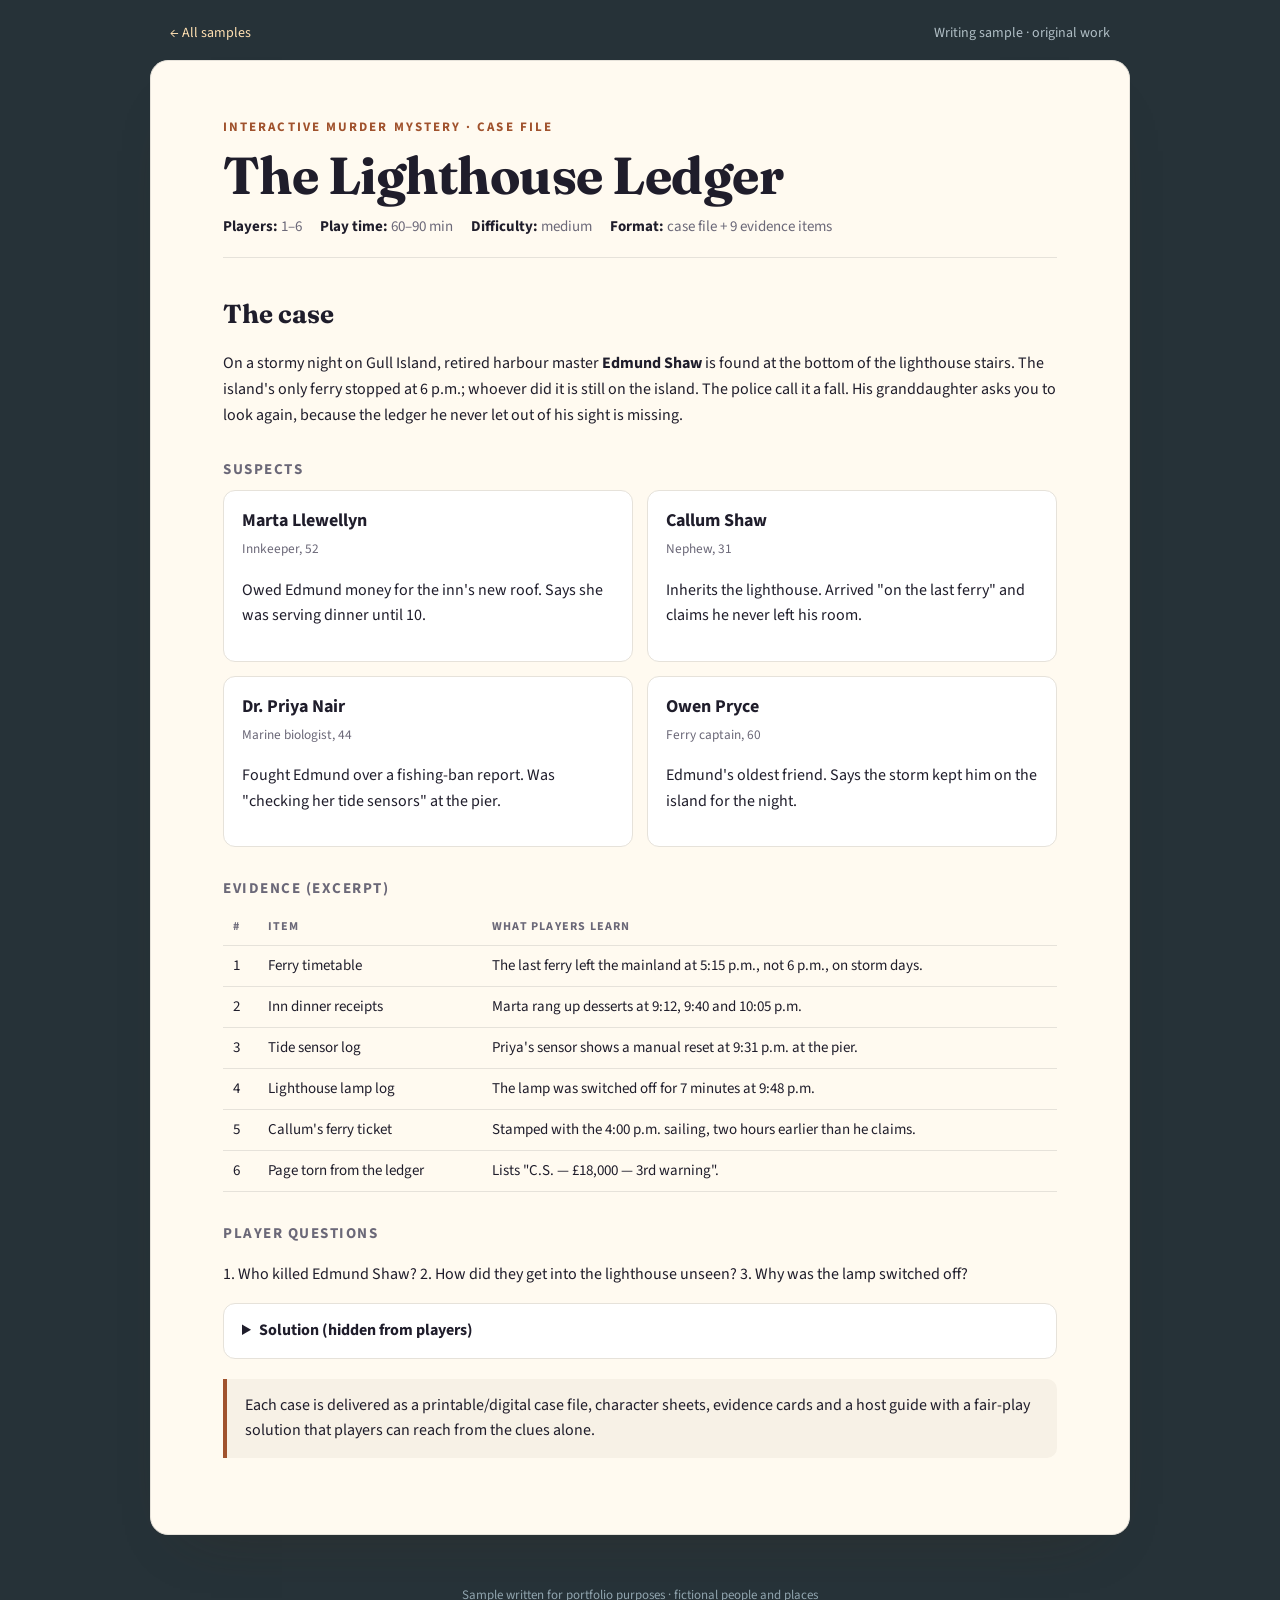
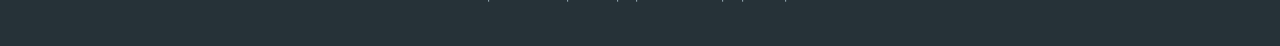
<file: writing/the-lighthouse-ledger.html>
<!doctype html>
<html lang="en">
<head>
<meta charset="utf-8">
<meta name="viewport" content="width=device-width, initial-scale=1">
<title>The Lighthouse Ledger · Interactive mystery case (sample)</title>
<link href="https://fonts.googleapis.com/css2?family=Fraunces:opsz,wght@9..144,500;9..144,700&family=Source+Sans+3:wght@400;600;700&display=swap" rel="stylesheet">
<link rel="stylesheet" href="../style.css">
<style>
  :root { --paper: #fffaf0; --bg: #263238; --accent: #a0522d; }
  .top { color: #b0bec5; } .top a { color: #ffe0b2; } footer { color: #90a4ae; }
  .suspects { display: grid; grid-template-columns: repeat(2, 1fr); gap: 14px; }
  .card { background: #fff; border: 1px solid var(--line); border-radius: 12px; padding: 16px 18px; font-size: 16px; }
  .card b { font-size: 18px; display: block; }
  .card small { color: var(--muted); }
  details { background: #fff; border: 1px solid var(--line); border-radius: 12px; padding: 14px 18px; margin: 10px 0; }
  summary { cursor: pointer; font-weight: 700; }
  @media (max-width: 720px) { .suspects { grid-template-columns: 1fr; } }
</style>
</head>
<body>
<div class="top"><a href="../">← All samples</a><span>Writing sample · original work</span></div>
<article class="doc">
  <div class="kicker">Interactive murder mystery · case file</div>
  <h1>The Lighthouse Ledger</h1>
  <div class="meta"><span><b>Players:</b> 1–6</span><span><b>Play time:</b> 60–90 min</span><span><b>Difficulty:</b> medium</span><span><b>Format:</b> case file + 9 evidence items</span></div>

  <h2>The case</h2>
  <p>On a stormy night on Gull Island, retired harbour master <b>Edmund Shaw</b> is found at the bottom of the lighthouse stairs. The island's only ferry stopped at 6 p.m.; whoever did it is still on the island. The police call it a fall. His granddaughter asks you to look again, because the ledger he never let out of his sight is missing.</p>

  <h3>Suspects</h3>
  <div class="suspects">
    <div class="card"><b>Marta Llewellyn</b><small>Innkeeper, 52</small><p>Owed Edmund money for the inn's new roof. Says she was serving dinner until 10.</p></div>
    <div class="card"><b>Callum Shaw</b><small>Nephew, 31</small><p>Inherits the lighthouse. Arrived "on the last ferry" and claims he never left his room.</p></div>
    <div class="card"><b>Dr. Priya Nair</b><small>Marine biologist, 44</small><p>Fought Edmund over a fishing-ban report. Was "checking her tide sensors" at the pier.</p></div>
    <div class="card"><b>Owen Pryce</b><small>Ferry captain, 60</small><p>Edmund's oldest friend. Says the storm kept him on the island for the night.</p></div>
  </div>

  <h3>Evidence (excerpt)</h3>
  <table>
    <tr><th>#</th><th>Item</th><th>What players learn</th></tr>
    <tr><td>1</td><td>Ferry timetable</td><td>The last ferry left the mainland at 5:15 p.m., not 6 p.m., on storm days.</td></tr>
    <tr><td>2</td><td>Inn dinner receipts</td><td>Marta rang up desserts at 9:12, 9:40 and 10:05 p.m.</td></tr>
    <tr><td>3</td><td>Tide sensor log</td><td>Priya's sensor shows a manual reset at 9:31 p.m. at the pier.</td></tr>
    <tr><td>4</td><td>Lighthouse lamp log</td><td>The lamp was switched off for 7 minutes at 9:48 p.m.</td></tr>
    <tr><td>5</td><td>Callum's ferry ticket</td><td>Stamped with the 4:00 p.m. sailing, two hours earlier than he claims.</td></tr>
    <tr><td>6</td><td>Page torn from the ledger</td><td>Lists "C.S. — £18,000 — 3rd warning".</td></tr>
  </table>

  <h3>Player questions</h3>
  <p>1. Who killed Edmund Shaw? 2. How did they get into the lighthouse unseen? 3. Why was the lamp switched off?</p>

  <details><summary>Solution (hidden from players)</summary>
    <p><b>Callum Shaw.</b> He came on the 4 p.m. ferry (ticket, evidence 5), not the last one, giving him time to hide in the lighthouse store room. The ledger page shows his gambling debts to his uncle, who had given him a "third warning". At 9:48 p.m. Callum switched off the lamp so Owen, watching from the harbour, would not see two figures on the stairs. Red herrings: Marta (receipts give her an alibi) and Priya (the sensor reset is real but at the pier, a 20-minute walk away).</p>
  </details>

  <div class="note">Each case is delivered as a printable/digital case file, character sheets, evidence cards and a host guide with a fair-play solution that players can reach from the clues alone.</div>
</article>
<footer>Sample written for portfolio purposes · fictional people and places</footer>
</body>
</html>
</file>
<file: style.css>
/* Shared styles for the writing, translation and automation samples */
:root { --ink: #1f1d2b; --muted: #6b6878; --line: #e6e2da; --paper: #fffdf8; --bg: #f3efe7; --accent: #c8553d; }
* { box-sizing: border-box; }
body { margin: 0; background: var(--bg); color: var(--ink); font-family: 'Source Sans 3', system-ui, sans-serif; line-height: 1.6; }
a { color: var(--accent); }
.top { max-width: 980px; margin: 0 auto; padding: 22px 20px 0; display: flex; justify-content: space-between; align-items: center; font-size: 14px; color: var(--muted); gap: 12px; flex-wrap: wrap; }
.top a { text-decoration: none; }
.doc { max-width: 980px; margin: 16px auto 50px; background: var(--paper); border: 1px solid var(--line); border-radius: 18px; padding: 56px clamp(20px, 6vw, 72px); box-shadow: 0 30px 60px -40px rgba(60, 40, 20, .35); }
.kicker { font-size: 13px; letter-spacing: .16em; text-transform: uppercase; color: var(--accent); font-weight: 700; }
h1 { font-family: 'Fraunces', Georgia, serif; font-size: clamp(34px, 5vw, 52px); line-height: 1.05; margin: 10px 0 12px; letter-spacing: -.01em; }
h2 { font-family: 'Fraunces', Georgia, serif; font-size: 26px; margin: 36px 0 10px; }
h3 { font-size: 15px; letter-spacing: .1em; text-transform: uppercase; color: var(--muted); margin: 30px 0 8px; }
.meta { color: var(--muted); font-size: 15px; display: flex; gap: 18px; flex-wrap: wrap; border-bottom: 1px solid var(--line); padding-bottom: 18px; margin-bottom: 24px; }
.meta b { color: var(--ink); }
.prose { font-family: 'Fraunces', Georgia, serif; font-size: 20px; line-height: 1.7; }
.prose p { margin: 0 0 1em; }
.spread { display: grid; grid-template-columns: 74px 1fr; gap: 18px; padding: 16px 0; border-bottom: 1px dashed var(--line); }
.spread .n { font-family: 'Source Sans 3', sans-serif; font-size: 12px; letter-spacing: .1em; text-transform: uppercase; color: var(--muted); padding-top: 6px; }
.spread .art { font-family: 'Source Sans 3', sans-serif; font-size: 14px; color: #7a6f9a; font-style: italic; margin-top: 4px; }
.refrain { color: var(--accent); font-weight: 700; }
.note { background: #f7f1e6; border-left: 4px solid var(--accent); padding: 14px 18px; border-radius: 0 10px 10px 0; font-size: 16px; margin: 20px 0; }
.two { display: grid; grid-template-columns: 1fr 1fr; gap: 22px; }
.col { background: #fff; border: 1px solid var(--line); border-radius: 12px; padding: 18px 20px; }
.col h4 { margin: 0 0 8px; font-size: 12px; letter-spacing: .14em; text-transform: uppercase; color: var(--muted); }
table { width: 100%; border-collapse: collapse; font-size: 15px; }
th, td { text-align: left; padding: 8px 10px; border-bottom: 1px solid var(--line); vertical-align: top; }
th { font-size: 12px; letter-spacing: .1em; text-transform: uppercase; color: var(--muted); }
pre { background: #1c1f26; color: #e6edf3; padding: 18px 20px; border-radius: 12px; overflow-x: auto; font-size: 14px; line-height: 1.55; }
code { font-family: Consolas, 'Cascadia Code', monospace; }
.pill { display: inline-block; font-size: 12px; padding: 2px 10px; border-radius: 99px; background: #efe8da; color: #6b5a3a; font-weight: 600; }
.good { background: #dff3e4; color: #1f6b3a; } .bad { background: #fde2dd; color: #9b2c1a; }
footer { text-align: center; color: var(--muted); font-size: 13px; padding-bottom: 40px; }
@media (max-width: 720px) { .two { grid-template-columns: 1fr; } .spread { grid-template-columns: 1fr; gap: 4px; } .prose { font-size: 18px; } }
</file>
